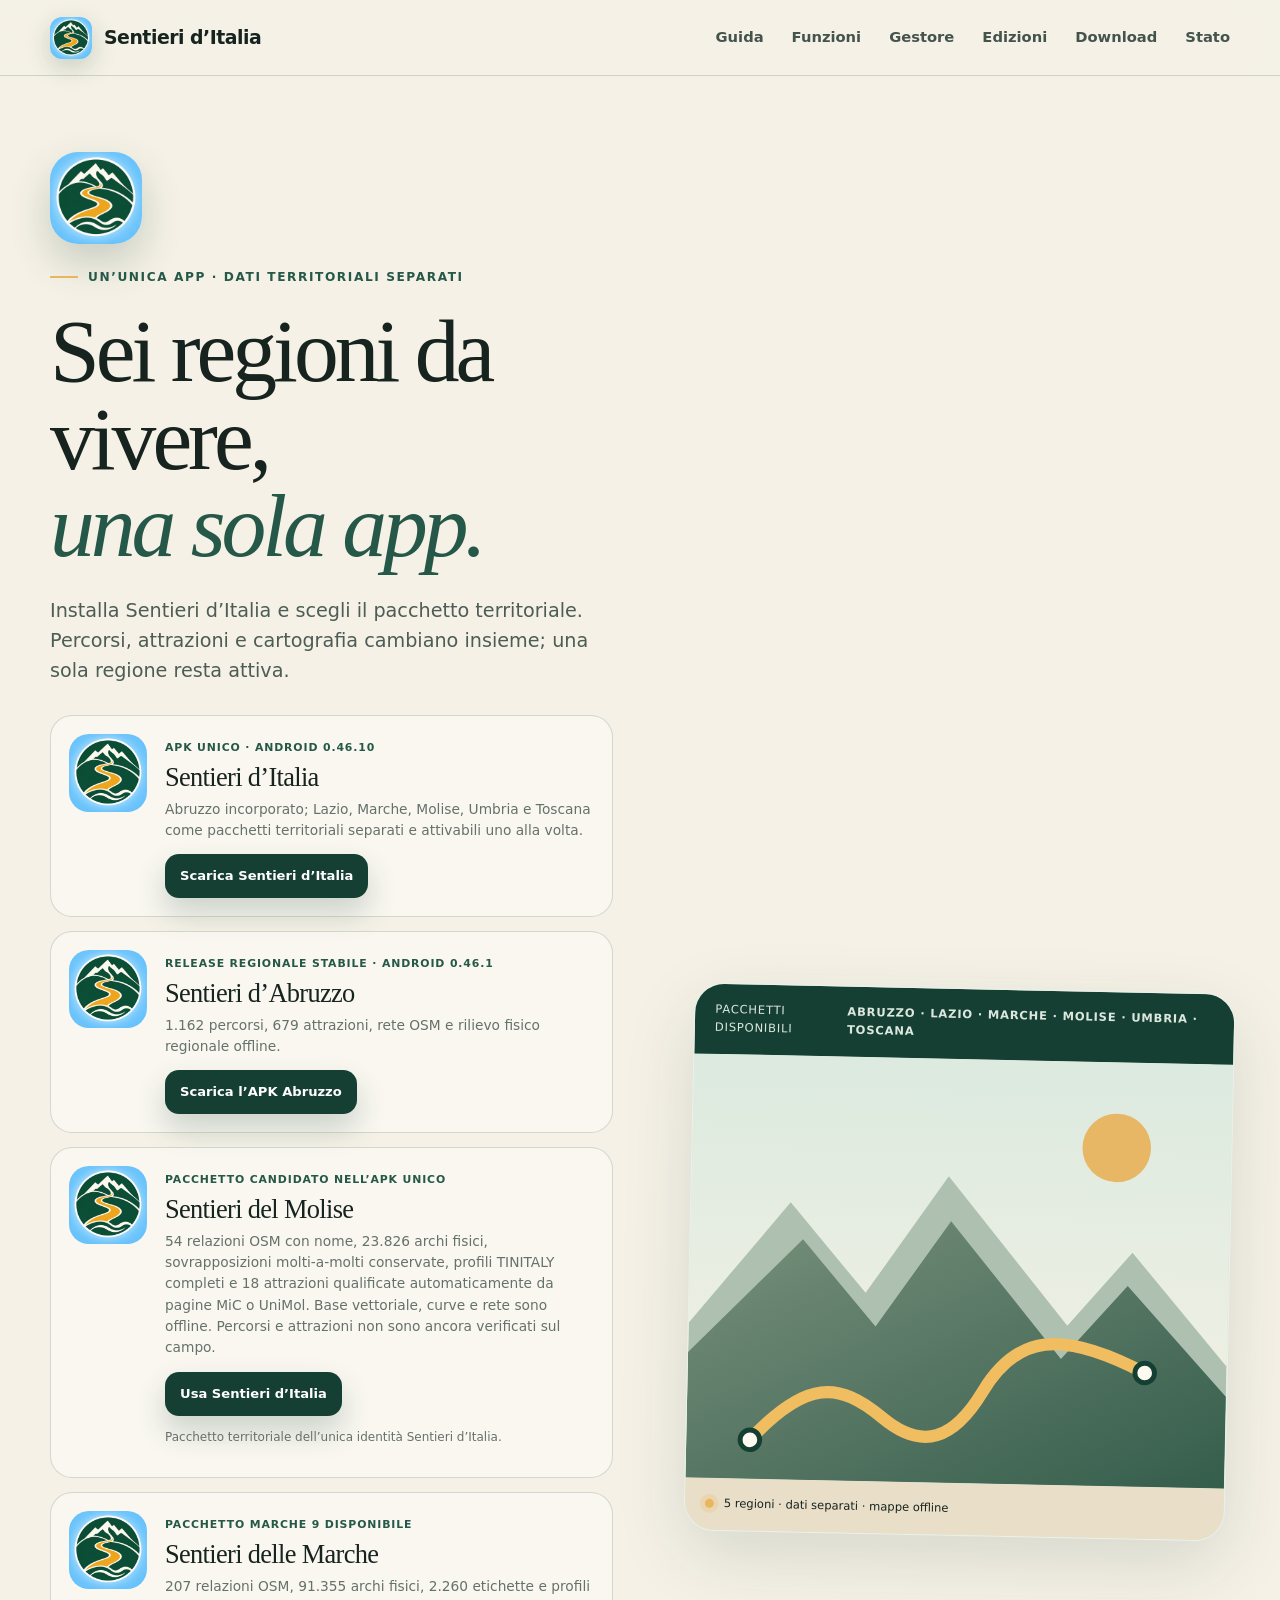
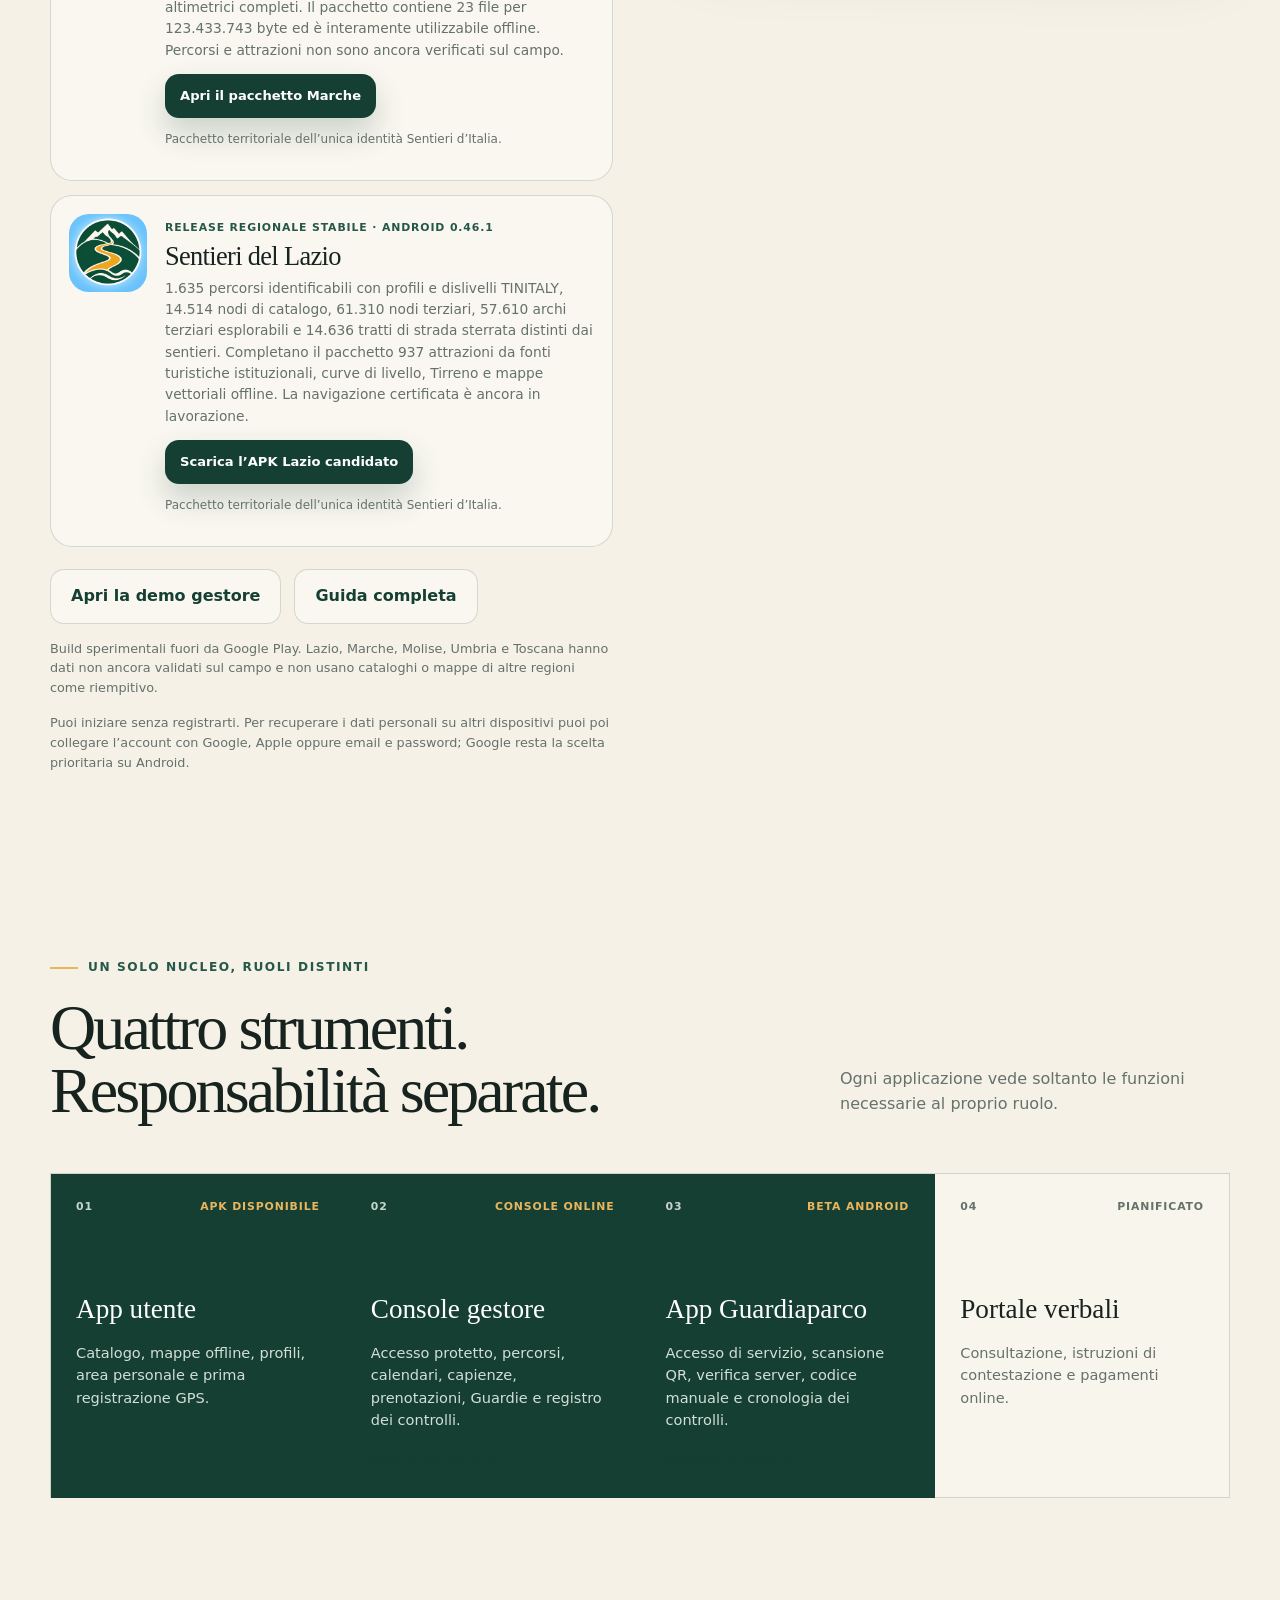
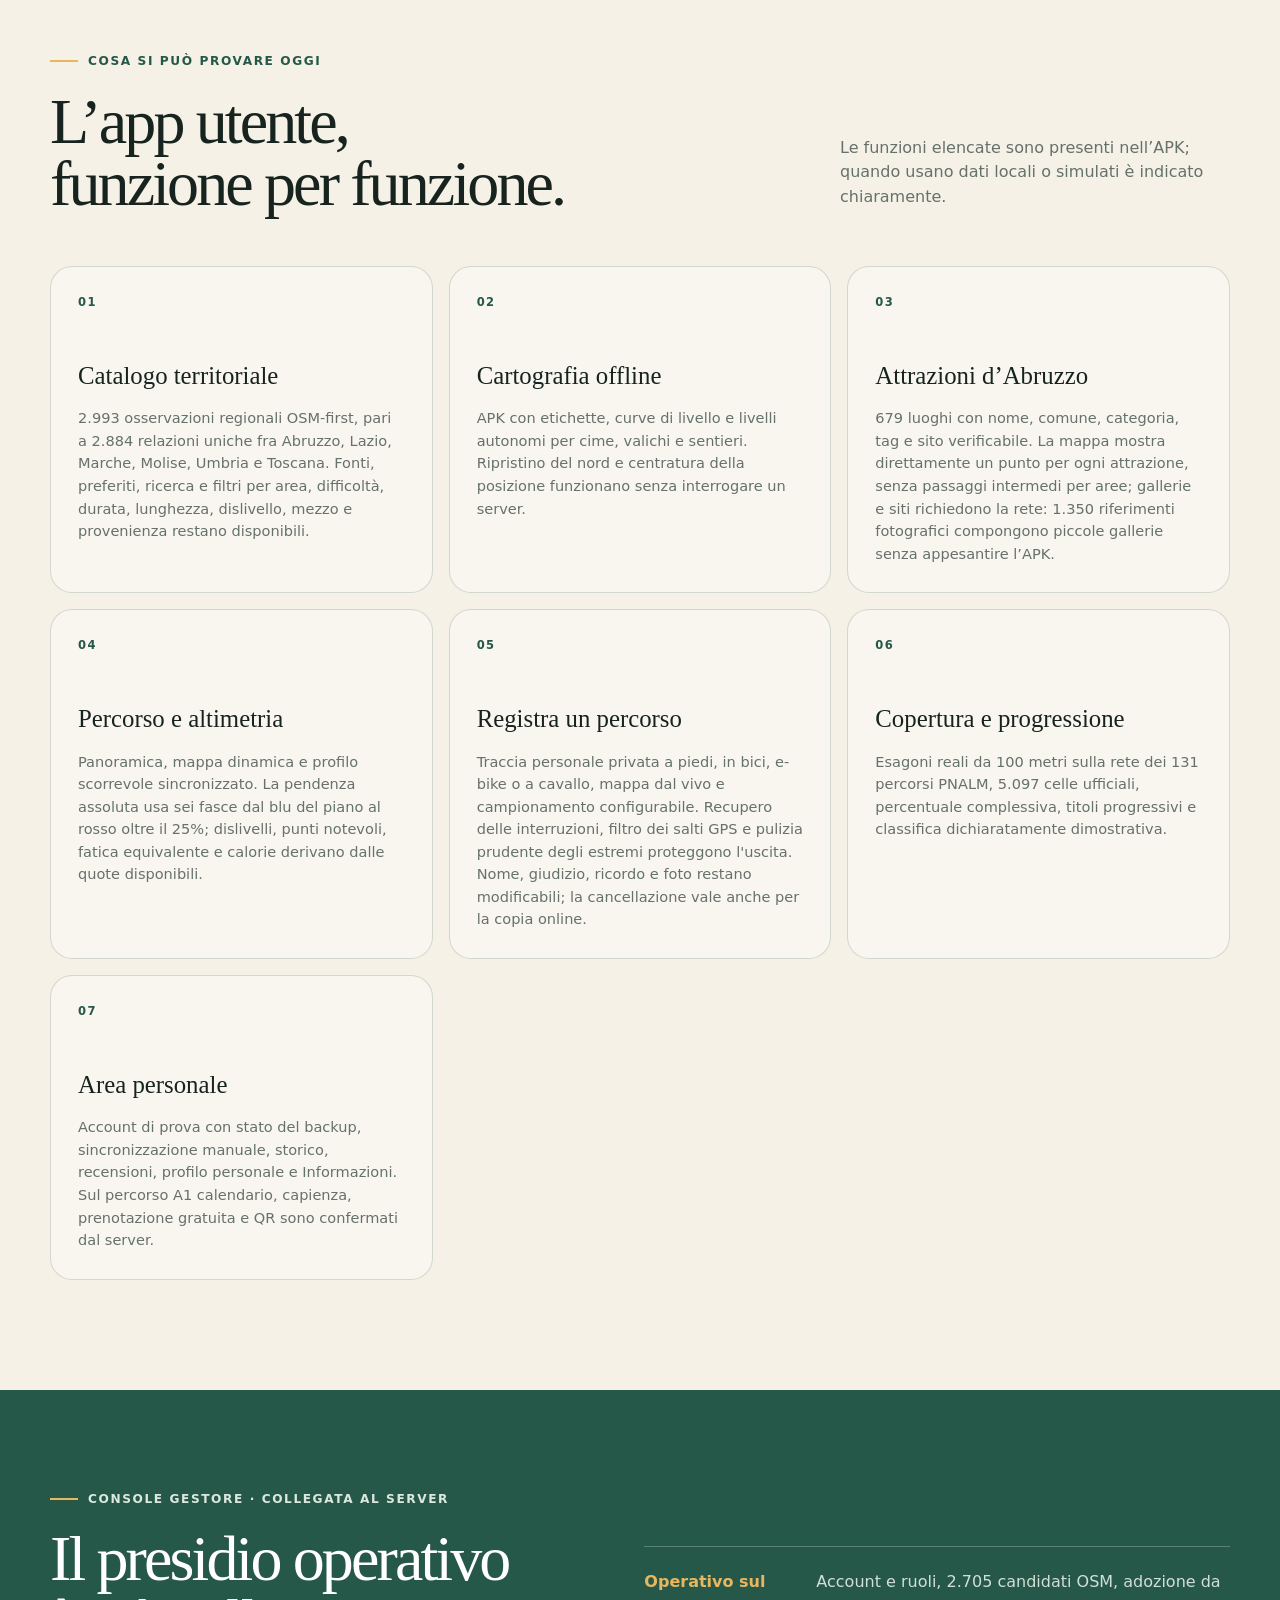
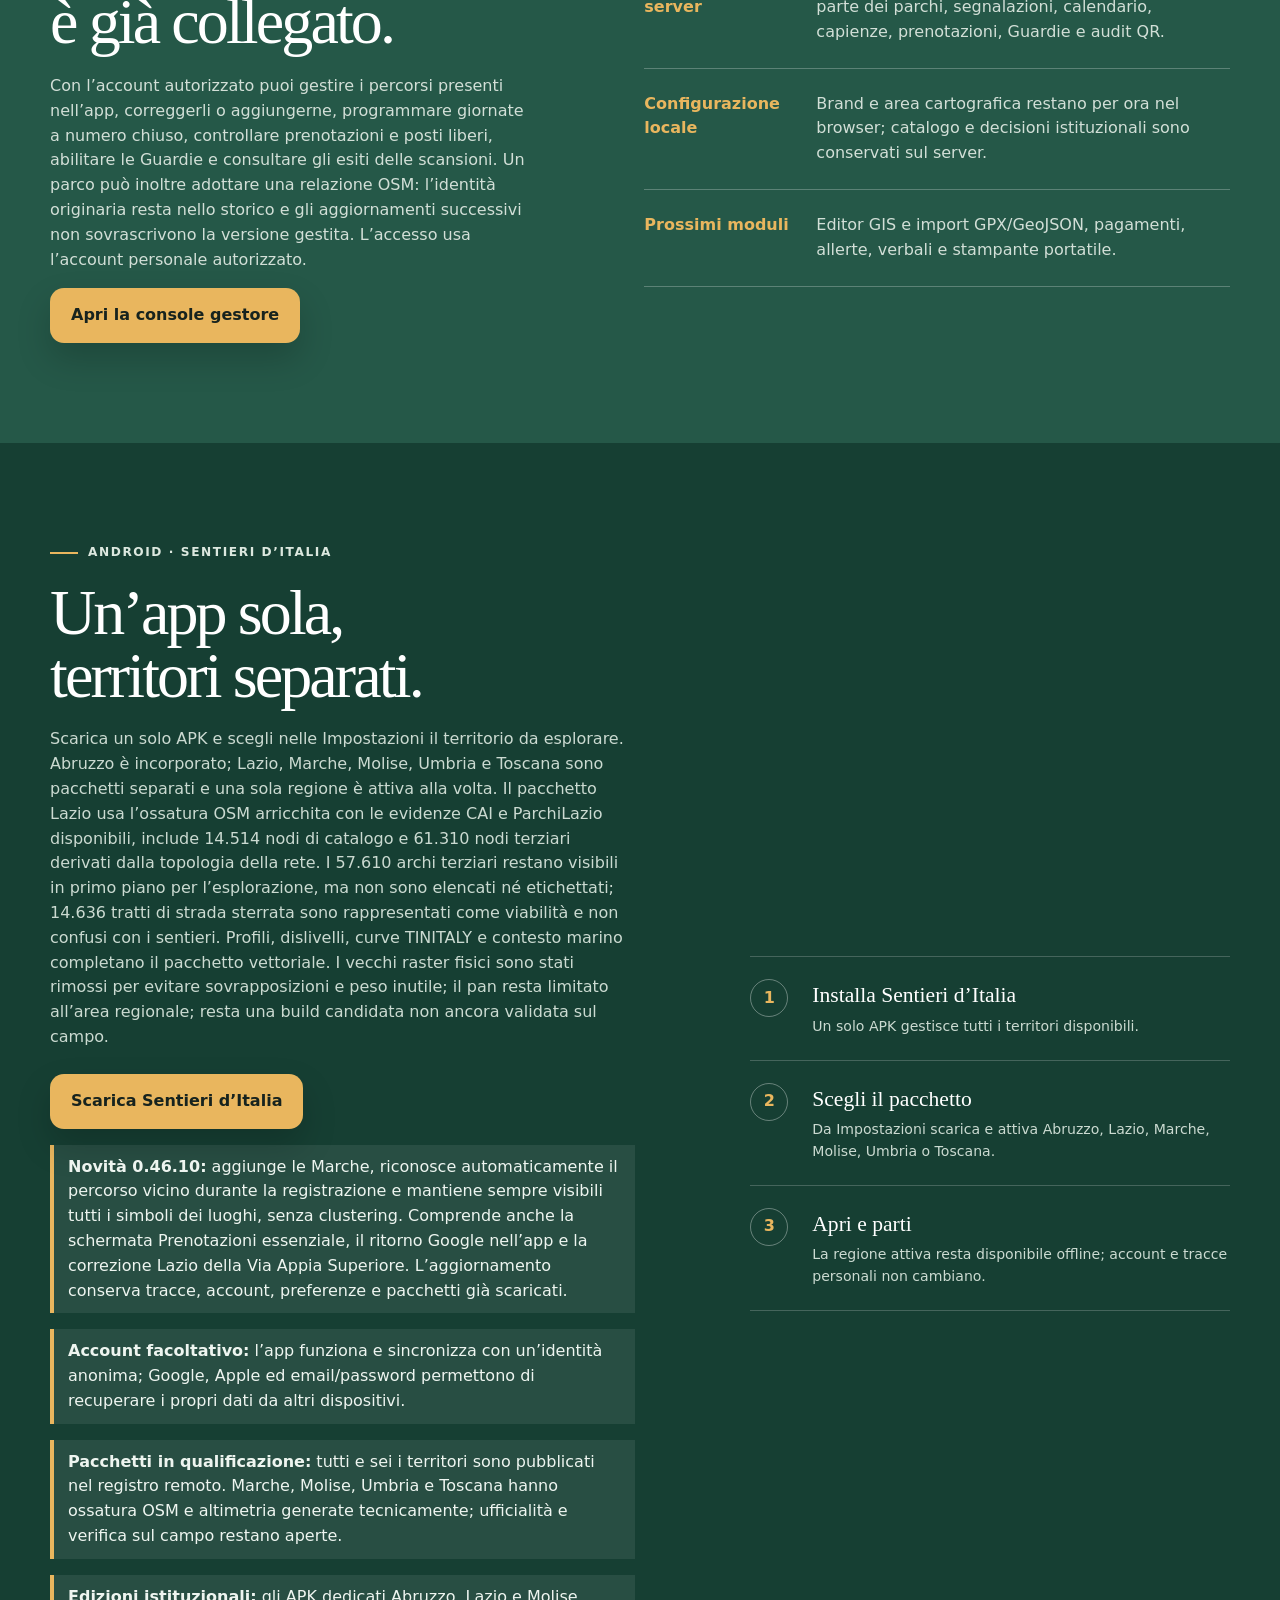
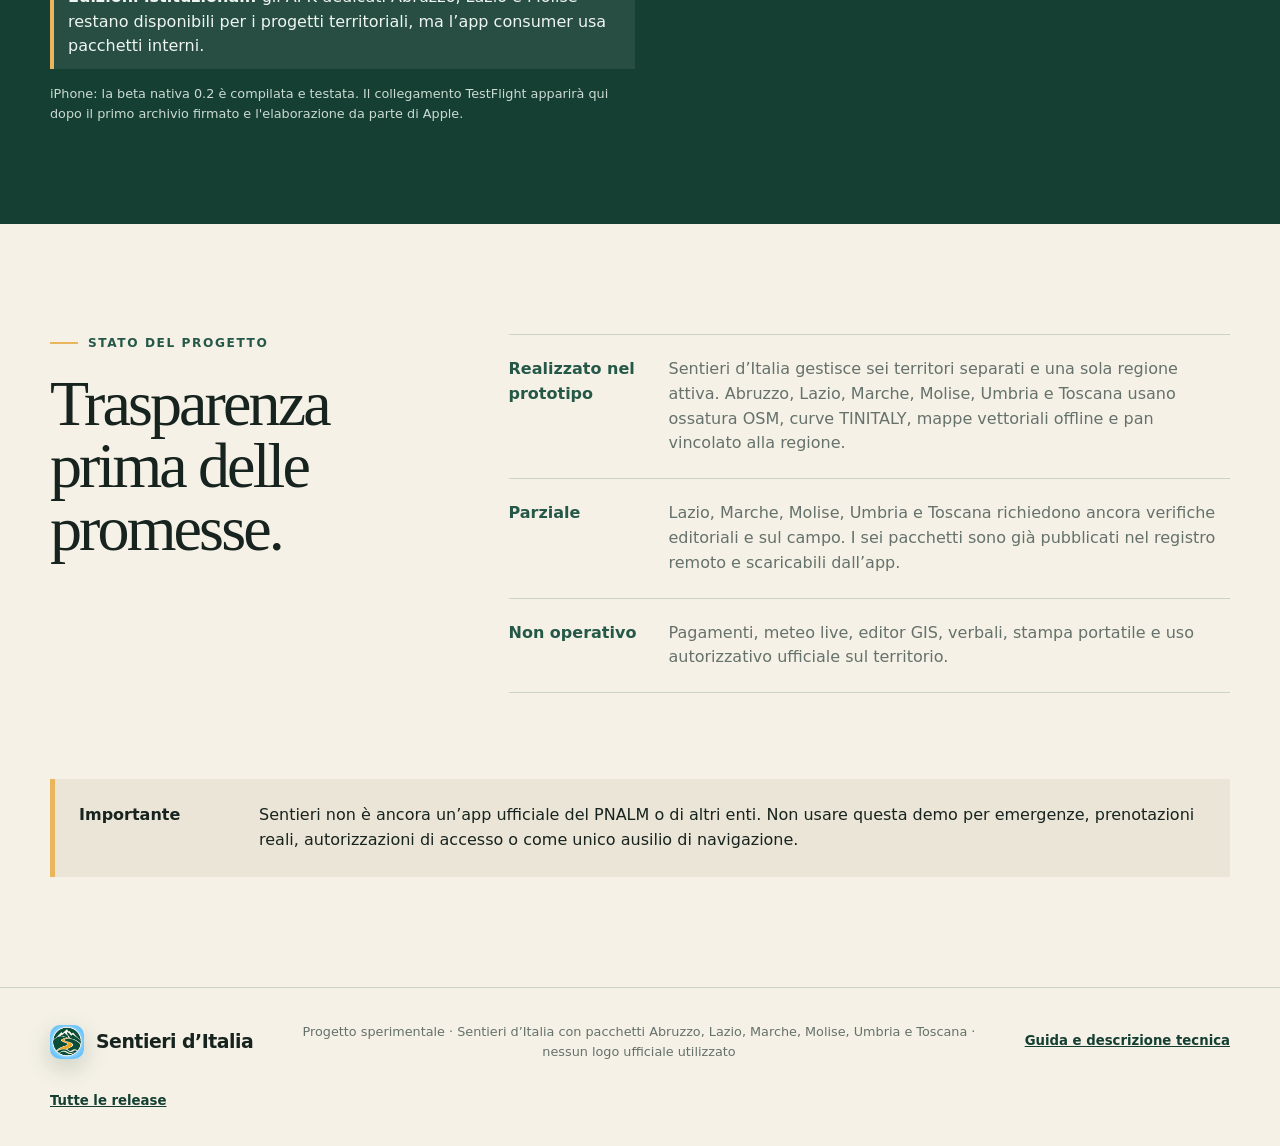
<file: index.html>
<!doctype html>
<html lang="it">
  <head>
    <meta charset="utf-8" />
    <meta name="viewport" content="width=device-width, initial-scale=1" />
    <meta name="theme-color" content="#163f33" />
    <meta
      name="description"
      content="Sentieri d’Italia: un’unica app con pacchetti separati per Abruzzo, Lazio, Marche, Molise, Umbria e Toscana."
    />
    <title>Sentieri d’Italia · sei regioni, un’unica app</title>
    <link rel="icon" href="assets/sentieri-italia-mark.png" type="image/png" />
    <link rel="stylesheet" href="styles.css?v=24" />
  </head>
  <body>
    <header class="topbar">
      <a class="brand" href="#inizio" aria-label="Sentieri, torna all'inizio">
        <span class="brand-marks" aria-hidden="true">
          <img src="assets/sentieri-italia-mark.png" alt="" />
        </span>
        <span class="brand-name">Sentieri d’Italia</span>
      </a>
      <nav aria-label="Navigazione principale">
        <a href="guida/">Guida</a>
        <a href="#funzioni">Funzioni</a>
        <a href="#gestore">Gestore</a>
        <a href="#edizioni">Edizioni</a>
        <a href="#download">Download</a>
        <a href="#stato">Stato</a>
      </nav>
    </header>

    <main id="inizio">
      <section class="hero shell">
        <div class="hero-copy">
          <div class="hero-marks" aria-label="Marchio Sentieri d’Italia">
            <img class="hero-mark" src="assets/sentieri-italia-mark.png" alt="Logo Sentieri d’Italia" />
          </div>
          <p class="eyebrow"><span></span> Un’unica app · dati territoriali separati</p>
          <h1>Sei regioni da vivere,<br /><em>una sola app.</em></h1>
          <p class="lead">
            Installa Sentieri d’Italia e scegli il pacchetto territoriale. Percorsi,
            attrazioni e cartografia cambiano insieme; una sola regione resta attiva.
          </p>
          <div id="edizioni" class="edition-picker">
            <article class="edition-card available">
              <img src="assets/sentieri-italia-mark.png" alt="" />
              <div>
                <span>APK unico · Android 0.46.10</span>
                <h2>Sentieri d’Italia</h2>
                <p>Abruzzo incorporato; Lazio, Marche, Molise, Umbria e Toscana come pacchetti territoriali separati e attivabili uno alla volta.</p>
                <a class="button primary" href="https://github.com/GuidoGentile/sentieri-download/releases/latest/download/Sentieri-d-Italia-0.46.10-arm64.apk">Scarica Sentieri d’Italia</a>
              </div>
            </article>
            <article class="edition-card available">
              <img src="assets/sentieri-italia-mark.png" alt="" />
              <div>
                <span>Release regionale stabile · Android 0.46.1</span>
                <h2>Sentieri d’Abruzzo</h2>
                <p>1.162 percorsi, 679 attrazioni, rete OSM e rilievo fisico regionale offline.</p>
                <a class="button primary" href="https://github.com/GuidoGentile/sentieri-download/releases/download/v0.46.1/02-Sentieri-Abruzzo-0.46.1-arm64.apk">Scarica l’APK Abruzzo</a>
              </div>
            </article>
            <article class="edition-card available">
              <img src="assets/sentieri-italia-mark.png" alt="" />
              <div>
                <span>Pacchetto candidato nell’APK unico</span>
                <h2>Sentieri del Molise</h2>
                <p>54 relazioni OSM con nome, 23.826 archi fisici, sovrapposizioni molti-a-molti conservate, profili TINITALY completi e 18 attrazioni qualificate automaticamente da pagine MiC o UniMol. Base vettoriale, curve e rete sono offline. Percorsi e attrazioni non sono ancora verificati sul campo.</p>
                <a class="button primary" href="#download">Usa Sentieri d’Italia</a>
                <p class="icon-variants">Pacchetto territoriale dell’unica identità Sentieri d’Italia.</p>
              </div>
            </article>
            <article class="edition-card available">
              <img src="assets/sentieri-italia-mark.png" alt="" />
              <div>
                <span>Pacchetto Marche 9 disponibile</span>
                <h2>Sentieri delle Marche</h2>
                <p>207 relazioni OSM, 91.355 archi fisici, 2.260 etichette e profili altimetrici completi. Il pacchetto contiene 23 file per 123.433.743 byte ed è interamente utilizzabile offline. Percorsi e attrazioni non sono ancora verificati sul campo.</p>
                <a class="button primary" href="https://github.com/GuidoGentile/sentieri-download/releases/tag/maps-marche-9">Apri il pacchetto Marche</a>
                <p class="icon-variants">Pacchetto territoriale dell’unica identità Sentieri d’Italia.</p>
              </div>
            </article>
            <article class="edition-card available">
              <img src="assets/sentieri-italia-mark.png" alt="" />
              <div>
                <span>Release regionale stabile · Android 0.46.1</span>
                <h2>Sentieri del Lazio</h2>
                <p>1.635 percorsi identificabili con profili e dislivelli TINITALY, 14.514 nodi di catalogo, 61.310 nodi terziari, 57.610 archi terziari esplorabili e 14.636 tratti di strada sterrata distinti dai sentieri. Completano il pacchetto 937 attrazioni da fonti turistiche istituzionali, curve di livello, Tirreno e mappe vettoriali offline. La navigazione certificata è ancora in lavorazione.</p>
                <a class="button primary" href="https://github.com/GuidoGentile/sentieri-download/releases/download/v0.46.1/Sentieri-Lazio-0.46.1-arm64.apk">Scarica l’APK Lazio candidato</a>
                <p class="icon-variants">Pacchetto territoriale dell’unica identità Sentieri d’Italia.</p>
              </div>
            </article>
          </div>
          <div class="actions">
            <a class="button secondary" href="gestore/">Apri la demo gestore</a>
            <a class="button secondary" href="guida/">Guida completa</a>
          </div>
          <p class="microcopy">
            Build sperimentali fuori da Google Play. Lazio, Marche, Molise, Umbria e Toscana hanno dati non ancora validati sul campo
            e non usano cataloghi o mappe di altre regioni come riempitivo.
          </p>
          <p class="microcopy">
            Puoi iniziare senza registrarti. Per recuperare i dati personali su altri dispositivi puoi poi
            collegare l’account con Google, Apple oppure email e password; Google resta la scelta prioritaria
            su Android.
          </p>
        </div>

        <div class="terrain-card" aria-label="Illustrazione di un percorso tra montagne">
          <div class="terrain-meta"><span>PACCHETTI DISPONIBILI</span><strong>ABRUZZO · LAZIO · MARCHE · MOLISE · UMBRIA · TOSCANA</strong></div>
          <svg viewBox="0 0 660 520" role="img" aria-label="Percorso stilizzato attraverso un paesaggio montano">
            <defs>
              <linearGradient id="sky" x1="0" y1="0" x2="0" y2="1">
                <stop offset="0" stop-color="#dceadf" />
                <stop offset="1" stop-color="#f5f1e5" />
              </linearGradient>
              <linearGradient id="mountain" x1="0" y1="0" x2="1" y2="1">
                <stop offset="0" stop-color="#79917c" />
                <stop offset="1" stop-color="#355d4c" />
              </linearGradient>
            </defs>
            <rect width="660" height="520" rx="30" fill="url(#sky)" />
            <circle cx="520" cy="105" r="42" fill="#e8b258" opacity=".9" />
            <path d="M0 330 122 180l94 109 99-145 149 180 78-91 118 137v150H0Z" fill="#aec0af" />
            <path d="M0 366 138 225l91 105 90-131 138 166 80-91 123 133v113H0Z" fill="url(#mountain)" />
            <path d="M78 472c68-76 108-73 161-31 51 41 89 25 123-34 40-70 94-79 198-27" fill="none" stroke="#f0bd60" stroke-width="15" stroke-linecap="round" />
            <circle cx="78" cy="472" r="12" fill="#fffaf0" stroke="#163f33" stroke-width="6" />
            <circle cx="560" cy="380" r="12" fill="#fffaf0" stroke="#163f33" stroke-width="6" />
          </svg>
          <div class="terrain-status"><span class="pulse"></span> 5 regioni · dati separati · mappe offline</div>
        </div>
      </section>

      <section id="ecosistema" class="section shell compact-section">
        <p class="eyebrow"><span></span> Un solo nucleo, ruoli distinti</p>
        <div class="section-heading">
          <h2>Quattro strumenti.<br />Responsabilità separate.</h2>
          <p>Ogni applicazione vede soltanto le funzioni necessarie al proprio ruolo.</p>
        </div>
        <div class="products">
          <article class="product available">
            <div class="product-top"><span>01</span><b>APK disponibile</b></div>
            <h3>App utente</h3>
            <p>Catalogo, mappe offline, profili, area personale e prima registrazione GPS.</p>
          </article>
          <article class="product available">
            <div class="product-top"><span>02</span><b>Console online</b></div>
            <h3>Console gestore</h3>
            <p>Accesso protetto, percorsi, calendari, capienze, prenotazioni, Guardie e registro dei controlli.</p>
            <a class="text-link" href="gestore/">Apri la console →</a>
          </article>
          <article class="product available">
            <div class="product-top"><span>03</span><b>Beta Android</b></div>
            <h3>App Guardiaparco</h3>
            <p>Accesso di servizio, scansione QR, verifica server, codice manuale e cronologia dei controlli.</p>
            <a class="text-link" href="https://github.com/GuidoGentile/sentieri-download/releases/latest/download/Sentieri-Guardiaparco-beta.apk">Scarica la beta →</a>
          </article>
          <article class="product">
            <div class="product-top"><span>04</span><b>Pianificato</b></div>
            <h3>Portale verbali</h3>
            <p>Consultazione, istruzioni di contestazione e pagamenti online.</p>
          </article>
        </div>
      </section>

      <section id="funzioni" class="section shell feature-section">
        <p class="eyebrow"><span></span> Cosa si può provare oggi</p>
        <div class="section-heading">
          <h2>L’app utente,<br />funzione per funzione.</h2>
          <p>Le funzioni elencate sono presenti nell’APK; quando usano dati locali o simulati è indicato chiaramente.</p>
        </div>
        <div class="feature-grid">
          <article class="feature-card">
            <span>01</span><h3>Catalogo territoriale</h3>
            <p>2.993 osservazioni regionali OSM-first, pari a 2.884 relazioni uniche fra Abruzzo, Lazio, Marche, Molise, Umbria e Toscana. Fonti, preferiti, ricerca e filtri per area, difficoltà, durata, lunghezza, dislivello, mezzo e provenienza restano disponibili.</p>
          </article>
          <article class="feature-card">
            <span>02</span><h3>Cartografia offline</h3>
            <p>APK con etichette, curve di livello e livelli autonomi per cime, valichi e sentieri. Ripristino del nord e centratura della posizione funzionano senza interrogare un server.</p>
          </article>
          <article class="feature-card">
            <span>03</span><h3>Attrazioni d’Abruzzo</h3>
            <p>679 luoghi con nome, comune, categoria, tag e sito verificabile. La mappa mostra direttamente un punto per ogni attrazione, senza passaggi intermedi per aree; gallerie e siti richiedono la rete: 1.350 riferimenti fotografici compongono piccole gallerie senza appesantire l’APK.</p>
          </article>
          <article class="feature-card">
            <span>04</span><h3>Percorso e altimetria</h3>
            <p>Panoramica, mappa dinamica e profilo scorrevole sincronizzato. La pendenza assoluta usa sei fasce dal blu del piano al rosso oltre il 25%; dislivelli, punti notevoli, fatica equivalente e calorie derivano dalle quote disponibili.</p>
          </article>
          <article class="feature-card">
            <span>05</span><h3>Registra un percorso</h3>
            <p>Traccia personale privata a piedi, in bici, e-bike o a cavallo, mappa dal vivo e campionamento configurabile. Recupero delle interruzioni, filtro dei salti GPS e pulizia prudente degli estremi proteggono l'uscita. Nome, giudizio, ricordo e foto restano modificabili; la cancellazione vale anche per la copia online.</p>
          </article>
          <article class="feature-card">
            <span>06</span><h3>Copertura e progressione</h3>
            <p>Esagoni reali da 100 metri sulla rete dei 131 percorsi PNALM, 5.097 celle ufficiali, percentuale complessiva, titoli progressivi e classifica dichiaratamente dimostrativa.</p>
          </article>
          <article class="feature-card">
            <span>07</span><h3>Area personale</h3>
            <p>Account di prova con stato del backup, sincronizzazione manuale, storico, recensioni, profilo personale e Informazioni. Sul percorso A1 calendario, capienza, prenotazione gratuita e QR sono confermati dal server.</p>
          </article>
        </div>
      </section>

      <section id="gestore" class="manager-band">
        <div class="shell manager-grid">
          <div>
            <p class="eyebrow light"><span></span> Console gestore · collegata al server</p>
            <h2>Il presidio operativo<br />è già collegato.</h2>
            <p>
              Con l’account autorizzato puoi gestire i percorsi presenti nell’app, correggerli o aggiungerne,
              programmare giornate a numero chiuso, controllare prenotazioni e posti liberi, abilitare le
              Guardie e consultare gli esiti delle scansioni. Un parco può inoltre adottare una relazione OSM:
              l’identità originaria resta nello storico e gli aggiornamenti successivi non sovrascrivono la versione gestita.
              L’accesso usa l’account personale autorizzato.
            </p>
            <a class="button warm" href="gestore/">Apri la console gestore</a>
          </div>
          <div class="manager-status">
            <article><strong>Operativo sul server</strong><p>Account e ruoli, 2.705 candidati OSM, adozione da parte dei parchi, segnalazioni, calendario, capienze, prenotazioni, Guardie e audit QR.</p></article>
            <article><strong>Configurazione locale</strong><p>Brand e area cartografica restano per ora nel browser; catalogo e decisioni istituzionali sono conservati sul server.</p></article>
            <article><strong>Prossimi moduli</strong><p>Editor GIS e import GPX/GeoJSON, pagamenti, allerte, verbali e stampante portatile.</p></article>
          </div>
        </div>
      </section>

      <section id="download" class="download-band">
        <div class="shell download-grid">
          <div>
            <p class="eyebrow light"><span></span> Android · Sentieri d’Italia</p>
            <h2>Un’app sola,<br />territori separati.</h2>
            <p>
              Scarica un solo APK e scegli nelle Impostazioni il territorio da esplorare. Abruzzo è incorporato;
              Lazio, Marche, Molise, Umbria e Toscana sono pacchetti separati e una sola regione è attiva alla volta. Il pacchetto Lazio
              usa l’ossatura OSM arricchita con le evidenze CAI e ParchiLazio disponibili, include
              14.514 nodi di catalogo e 61.310 nodi terziari derivati dalla topologia della rete. I 57.610 archi terziari restano visibili in primo piano per l’esplorazione, ma non sono elencati né etichettati; 14.636 tratti di strada sterrata sono rappresentati come viabilità e non confusi con i sentieri. Profili, dislivelli, curve TINITALY e contesto marino completano il pacchetto vettoriale. I vecchi raster fisici sono stati rimossi per evitare sovrapposizioni e peso inutile; il pan resta limitato all’area regionale; resta una
              build candidata non ancora validata sul campo.
            </p>
            <div class="actions migration-actions">
              <a
                class="button warm"
                href="https://github.com/GuidoGentile/sentieri-download/releases/latest/download/Sentieri-d-Italia-0.46.10-arm64.apk"
              >Scarica Sentieri d’Italia</a>
            </div>
            <p class="migration-note"><strong>Novità 0.46.10:</strong> aggiunge le Marche, riconosce automaticamente il percorso vicino durante la registrazione e mantiene sempre visibili tutti i simboli dei luoghi, senza clustering. Comprende anche la schermata Prenotazioni essenziale, il ritorno Google nell’app e la correzione Lazio della Via Appia Superiore. L’aggiornamento conserva tracce, account, preferenze e pacchetti già scaricati.</p>
            <p class="migration-note"><strong>Account facoltativo:</strong> l’app funziona e sincronizza con un’identità anonima; Google, Apple ed email/password permettono di recuperare i propri dati da altri dispositivi.</p>
            <p class="migration-note"><strong>Pacchetti in qualificazione:</strong> tutti e sei i territori sono pubblicati nel registro remoto. Marche, Molise, Umbria e Toscana hanno ossatura OSM e altimetria generate tecnicamente; ufficialità e verifica sul campo restano aperte.</p>
            <p class="migration-note"><strong>Edizioni istituzionali:</strong> gli APK dedicati Abruzzo, Lazio e Molise restano disponibili per i progetti territoriali, ma l’app consumer usa pacchetti interni.</p>
            <p class="microcopy">
              iPhone: la beta nativa 0.2 è compilata e testata. Il collegamento TestFlight apparirà
              qui dopo il primo archivio firmato e l'elaborazione da parte di Apple.
            </p>
          </div>
          <ol class="steps">
            <li><span>1</span><div><strong>Installa Sentieri d’Italia</strong><p>Un solo APK gestisce tutti i territori disponibili.</p></div></li>
            <li><span>2</span><div><strong>Scegli il pacchetto</strong><p>Da Impostazioni scarica e attiva Abruzzo, Lazio, Marche, Molise, Umbria o Toscana.</p></div></li>
            <li><span>3</span><div><strong>Apri e parti</strong><p>La regione attiva resta disponibile offline; account e tracce personali non cambiano.</p></div></li>
          </ol>
        </div>
      </section>

      <section id="stato" class="section shell status-section">
        <div>
          <p class="eyebrow"><span></span> Stato del progetto</p>
          <h2>Trasparenza prima delle promesse.</h2>
        </div>
        <div class="status-grid">
          <article><strong>Realizzato nel prototipo</strong><p>Sentieri d’Italia gestisce sei territori separati e una sola regione attiva. Abruzzo, Lazio, Marche, Molise, Umbria e Toscana usano ossatura OSM, curve TINITALY, mappe vettoriali offline e pan vincolato alla regione.</p></article>
          <article><strong>Parziale</strong><p>Lazio, Marche, Molise, Umbria e Toscana richiedono ancora verifiche editoriali e sul campo. I sei pacchetti sono già pubblicati nel registro remoto e scaricabili dall’app.</p></article>
          <article><strong>Non operativo</strong><p>Pagamenti, meteo live, editor GIS, verbali, stampa portatile e uso autorizzativo ufficiale sul territorio.</p></article>
        </div>
        <div class="notice">
          <strong>Importante</strong>
          <p>
            Sentieri non è ancora un’app ufficiale del PNALM o di altri enti. Non usare questa demo per
            emergenze, prenotazioni reali, autorizzazioni di accesso o come unico ausilio di navigazione.
          </p>
        </div>
      </section>
    </main>

    <footer>
      <div class="shell footer-inner">
        <div class="brand footer-brand">
          <span class="brand-marks" aria-hidden="true"><img src="assets/sentieri-italia-mark.png" alt="" /></span>
          <span class="brand-name">Sentieri d’Italia</span>
        </div>
        <p>Progetto sperimentale · Sentieri d’Italia con pacchetti Abruzzo, Lazio, Marche, Molise, Umbria e Toscana · nessun logo ufficiale utilizzato</p>
        <a href="guida/">Guida e descrizione tecnica</a>
        <a href="https://github.com/GuidoGentile/sentieri-download/releases">Tutte le release</a>
      </div>
    </footer>
  </body>
</html>
</file>
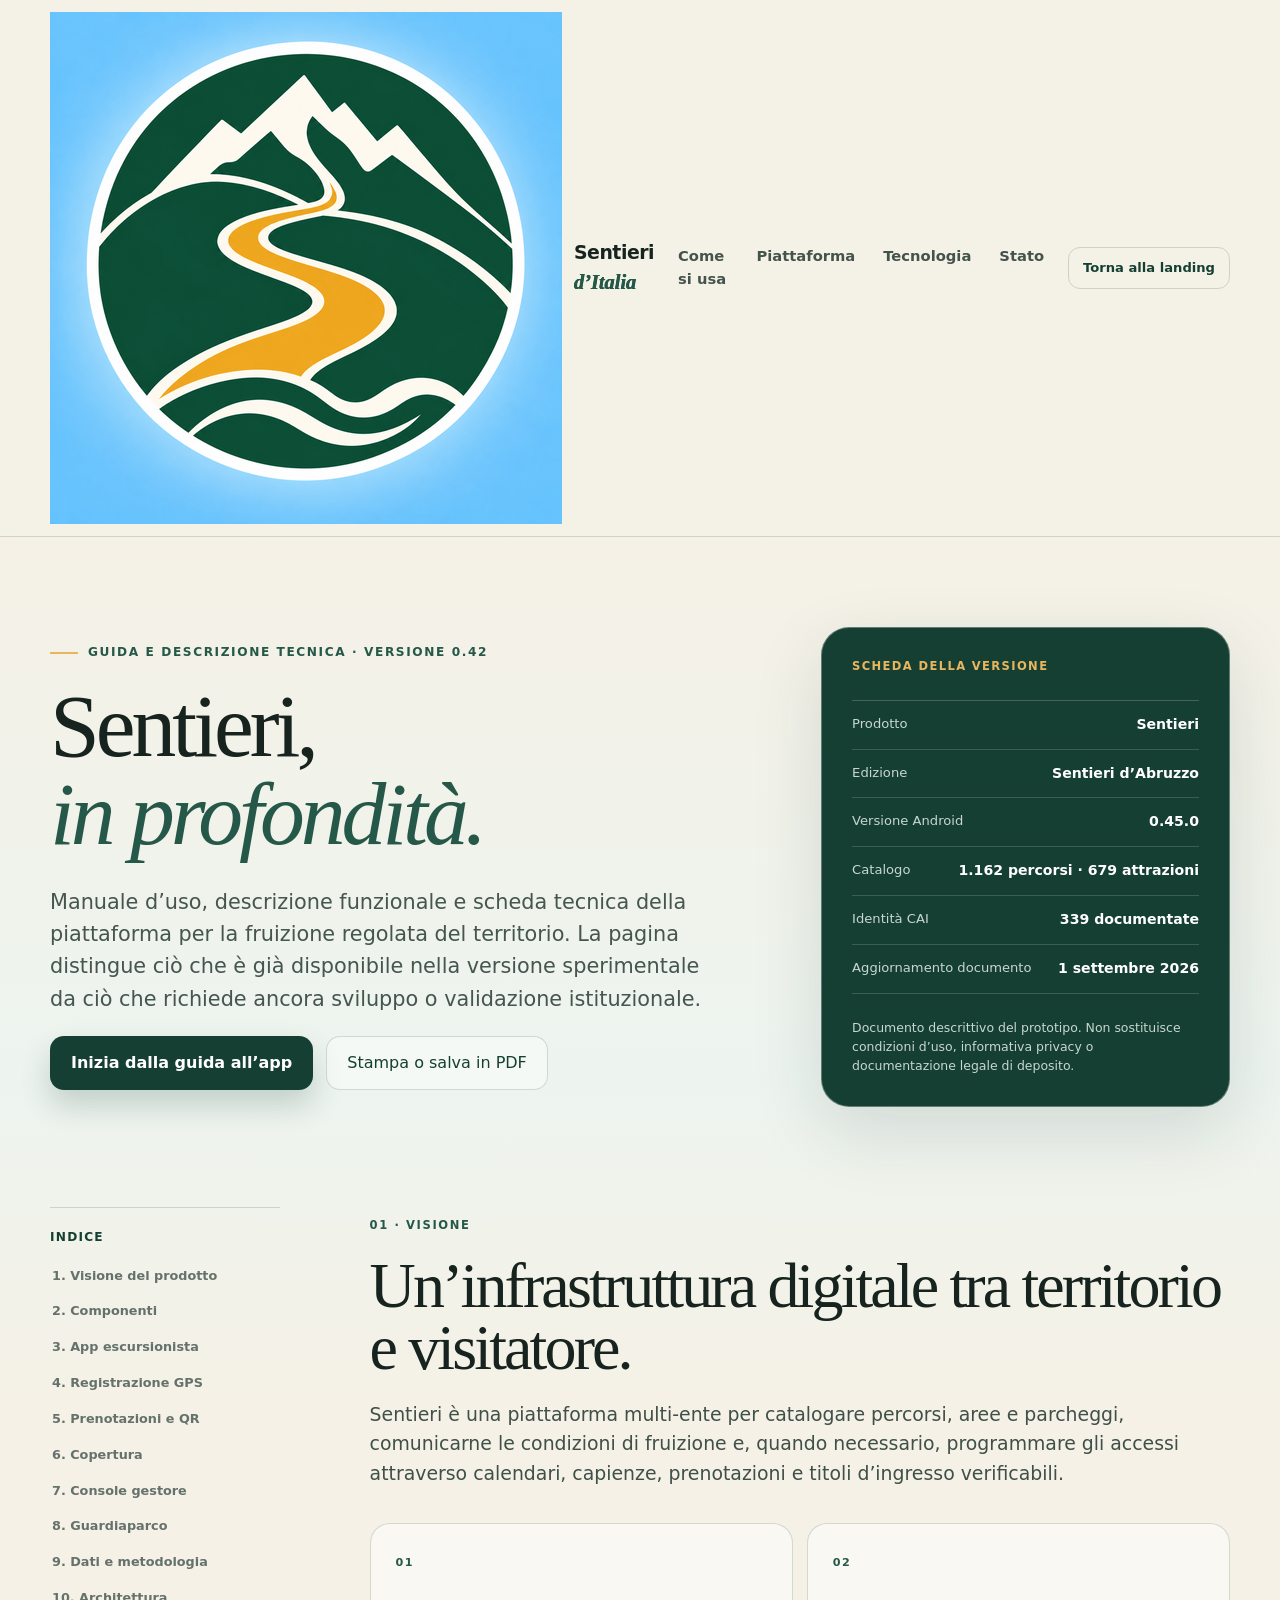
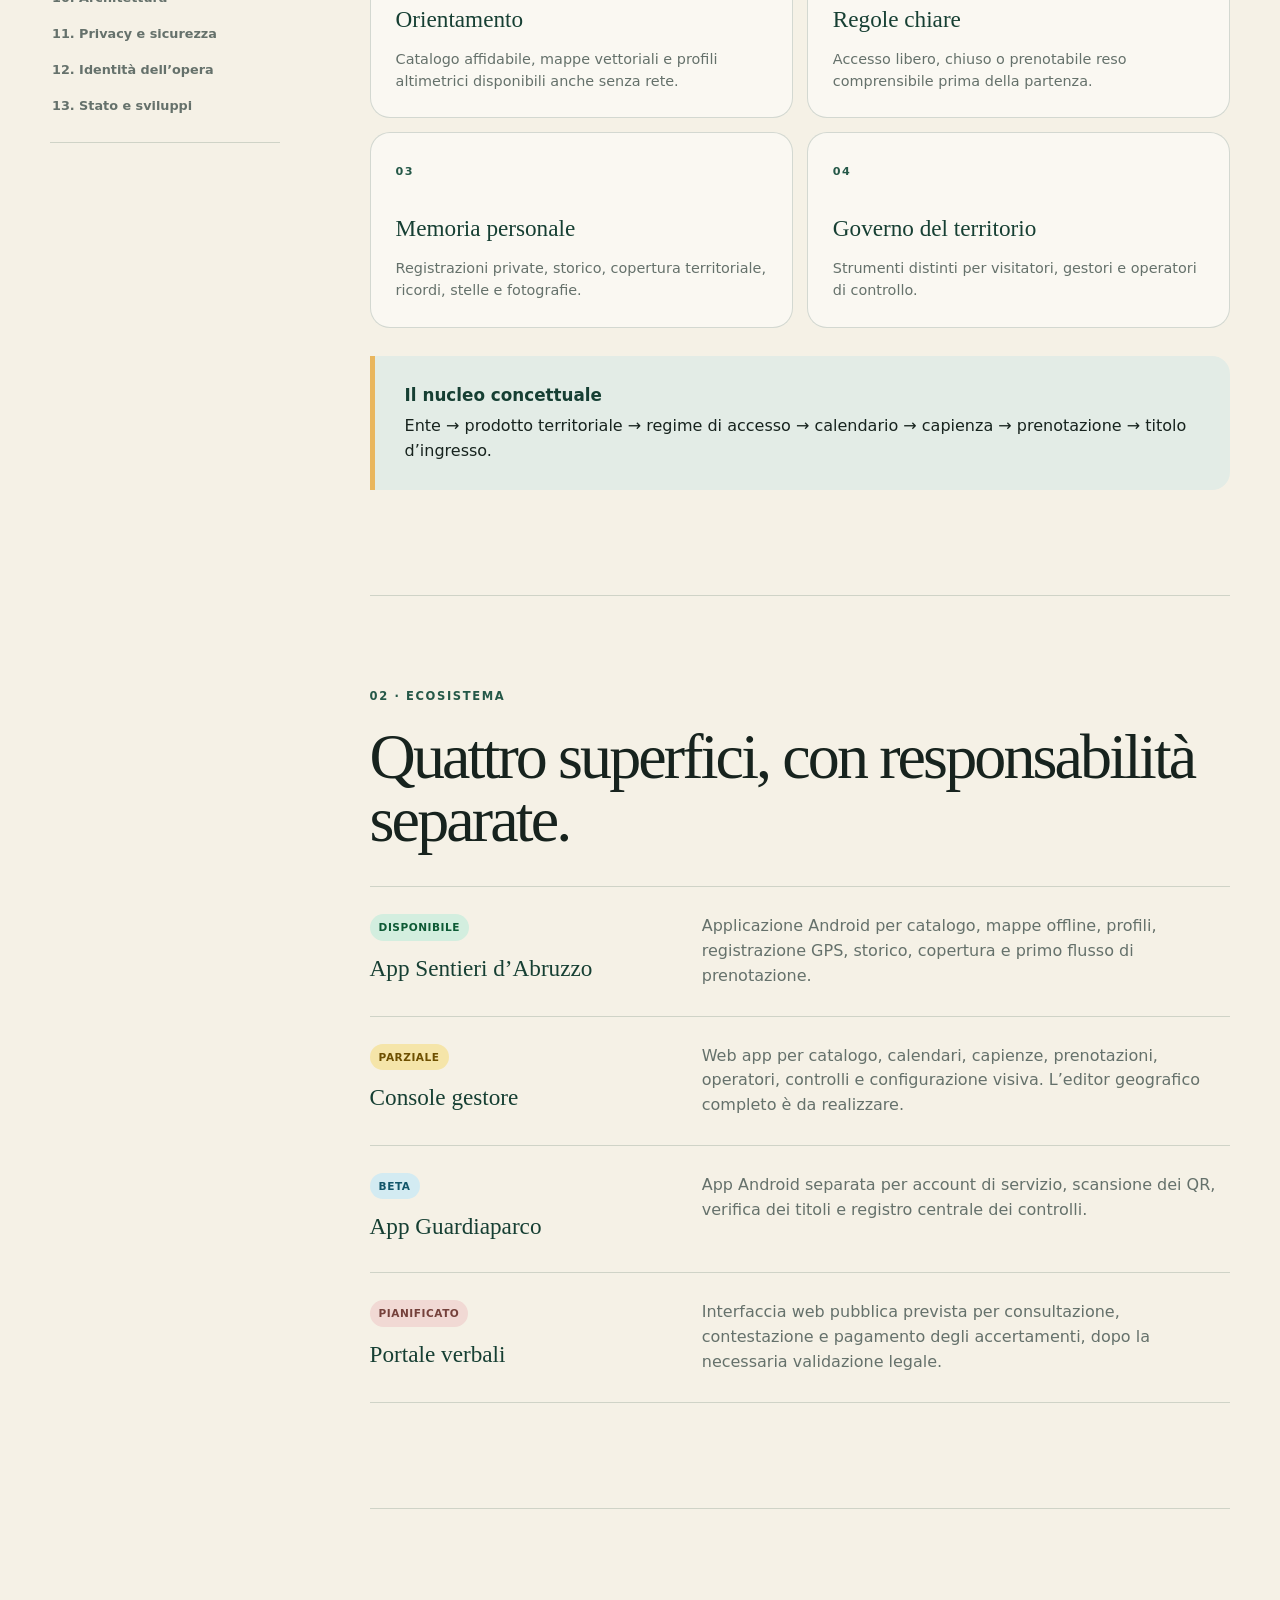
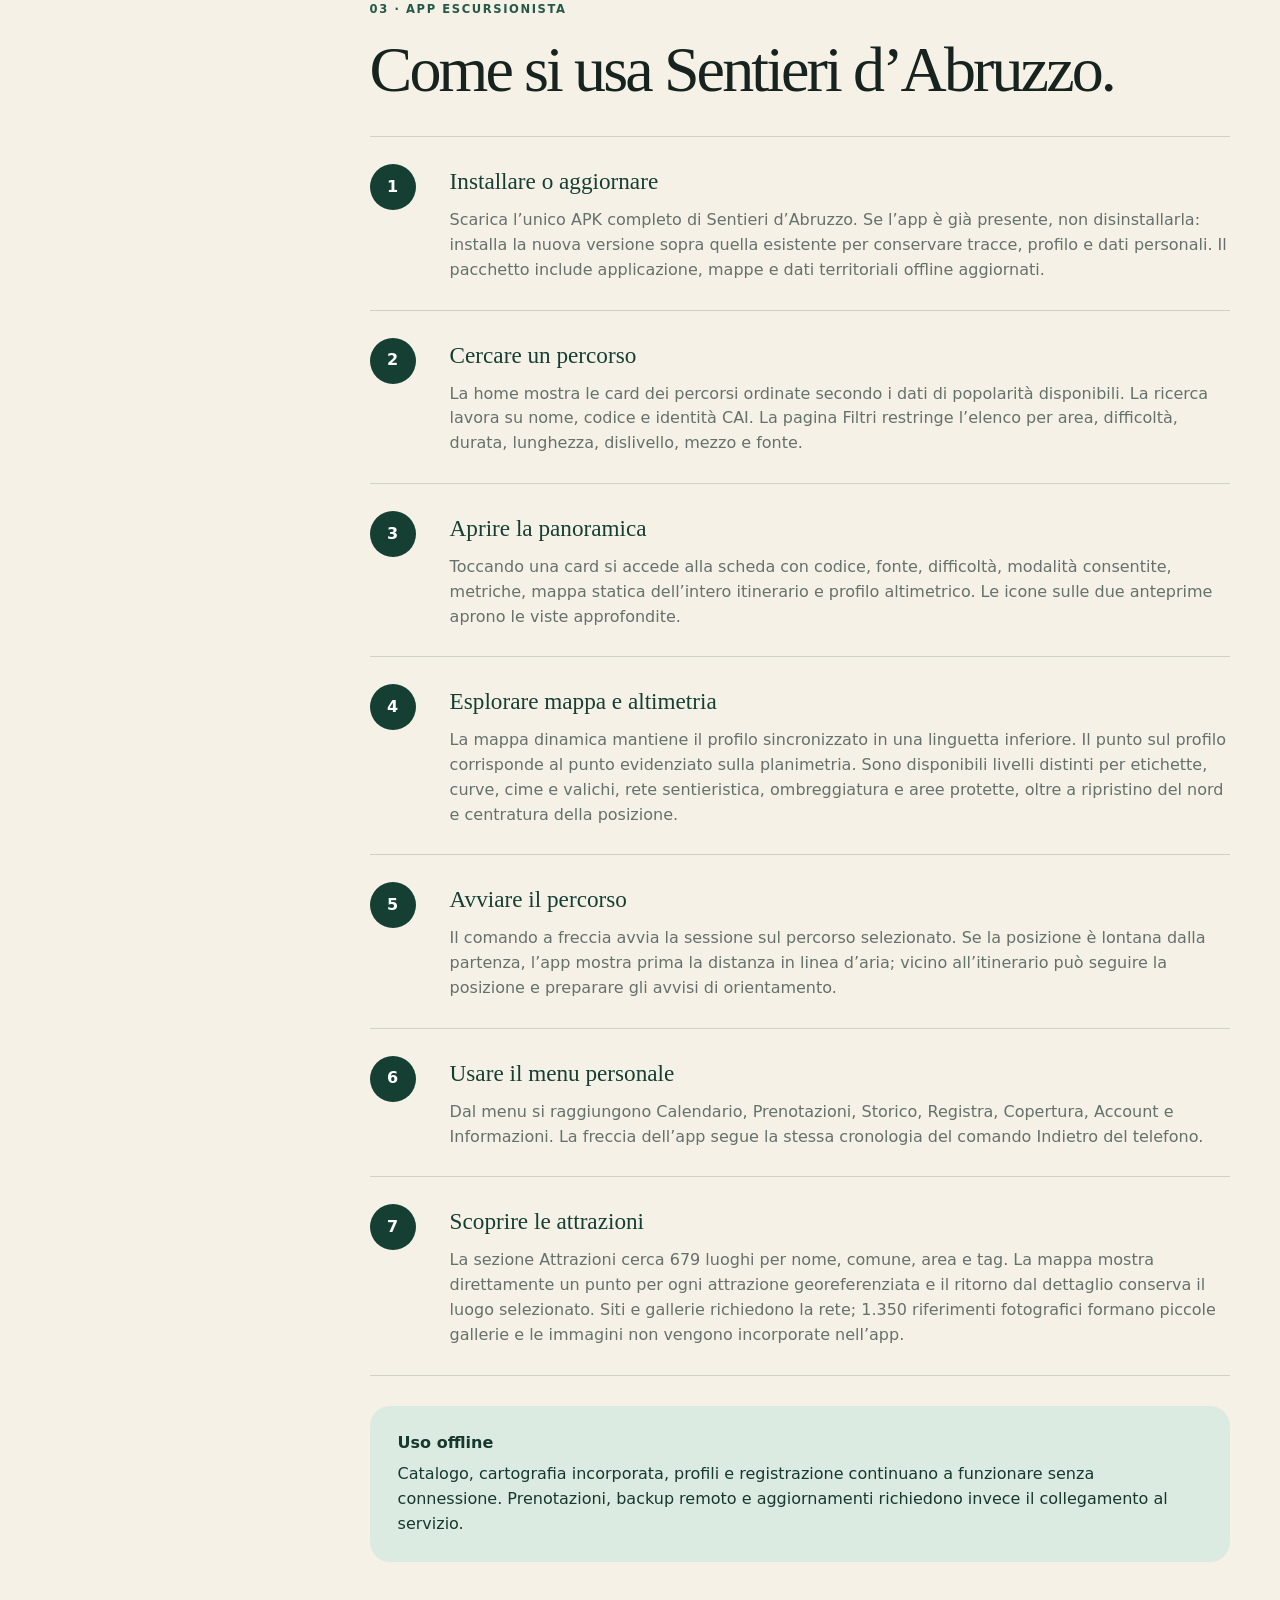
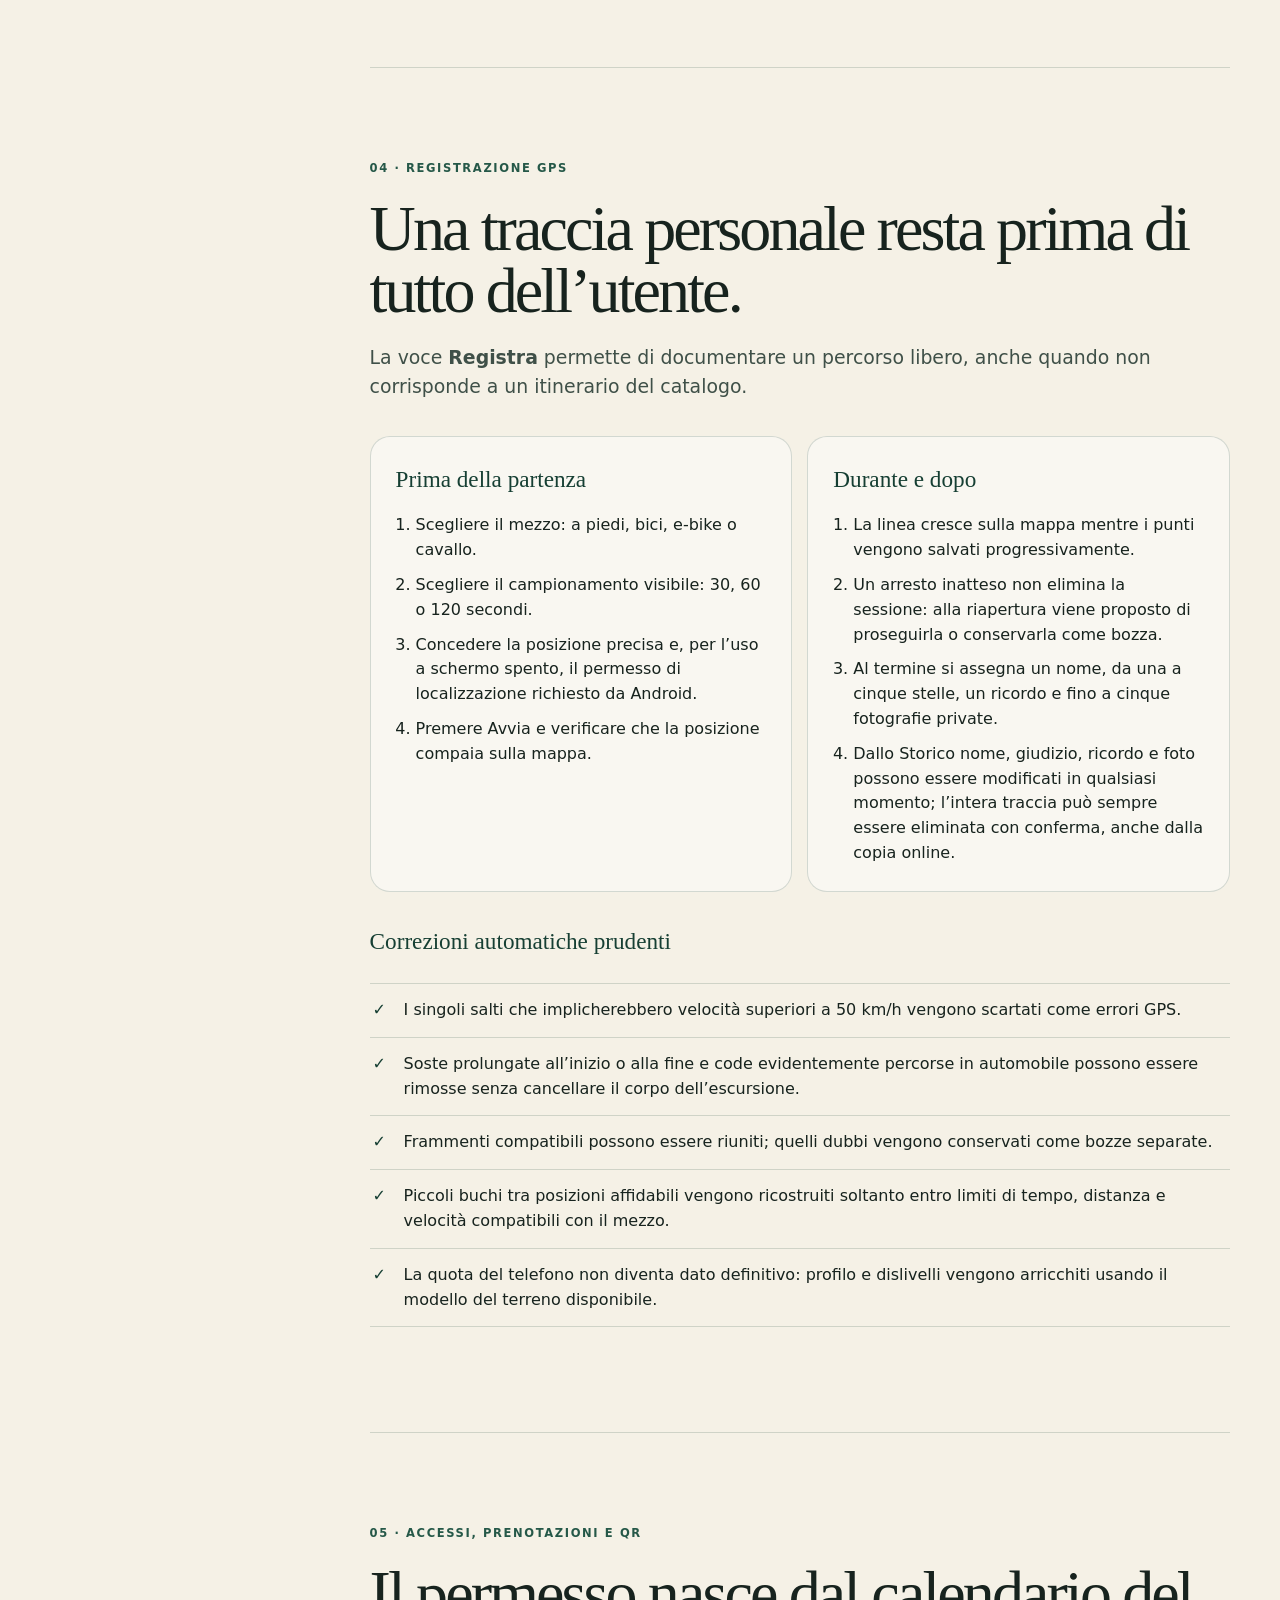
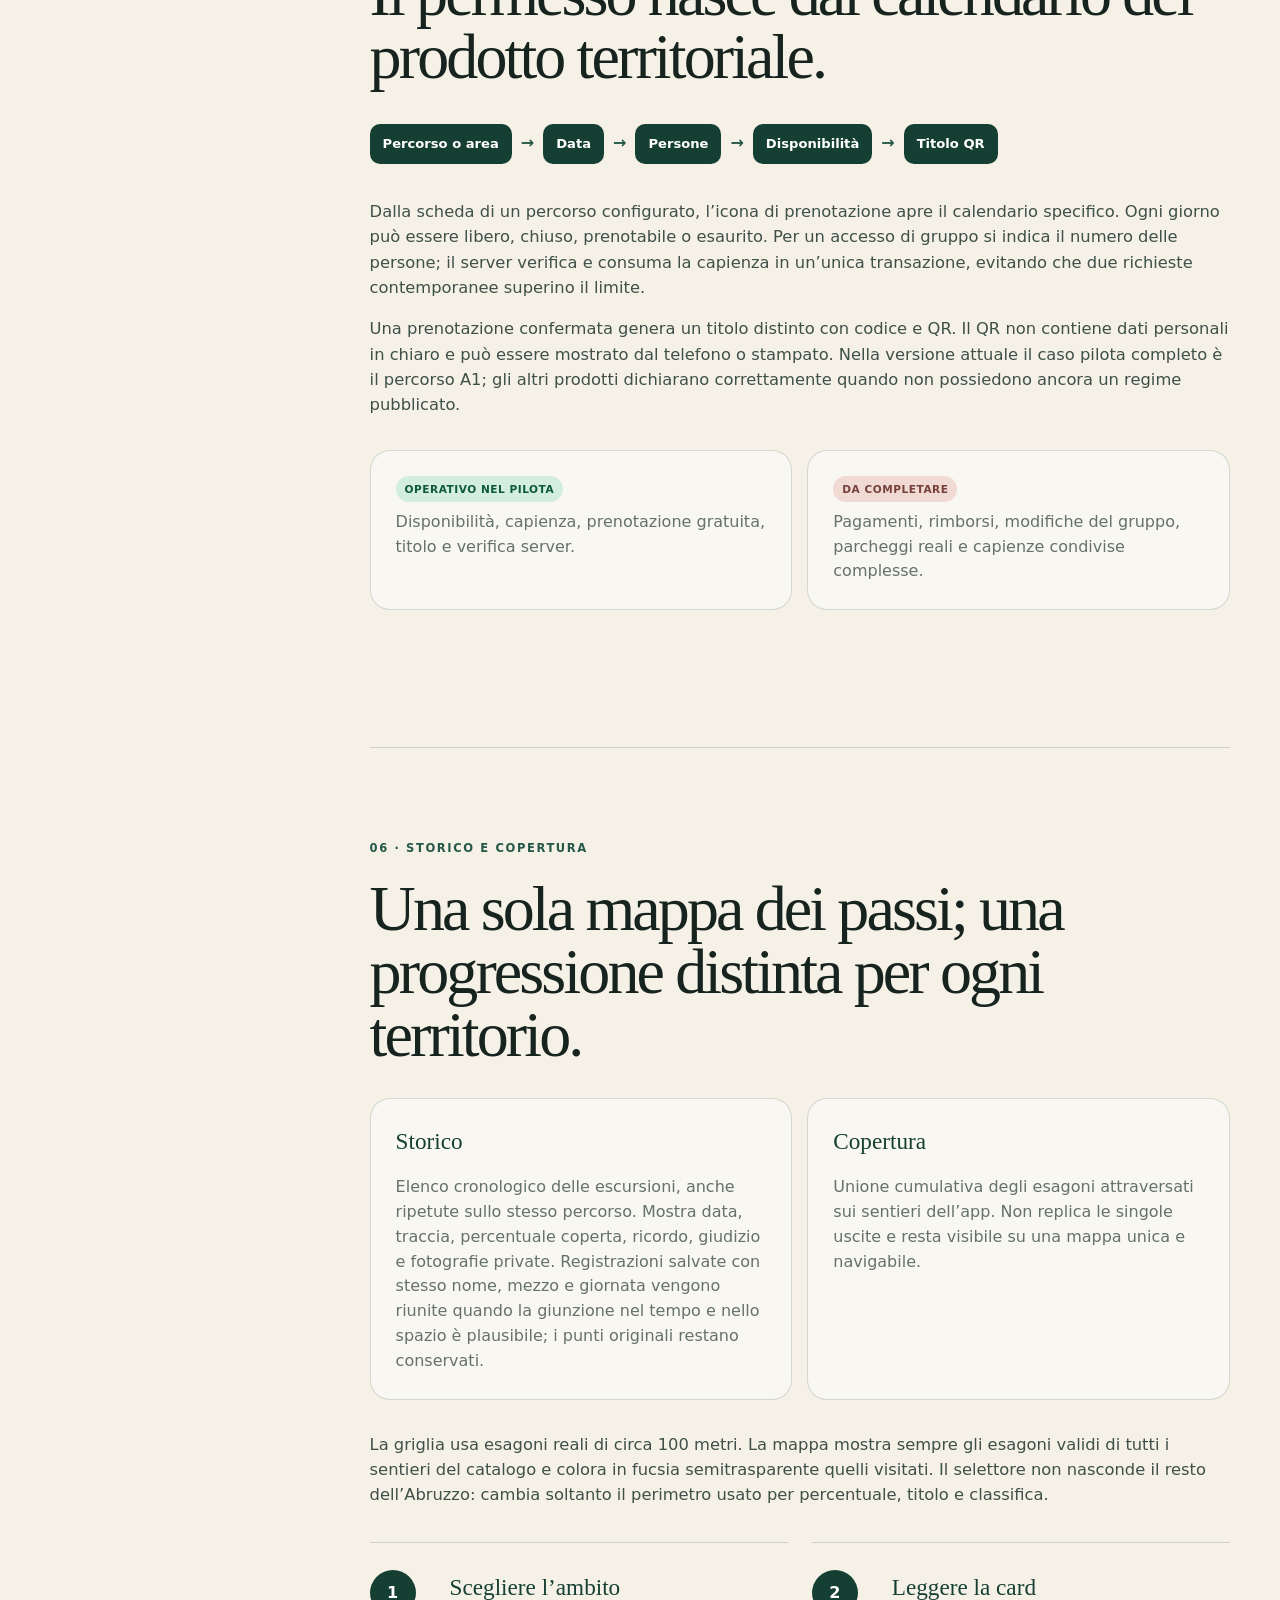
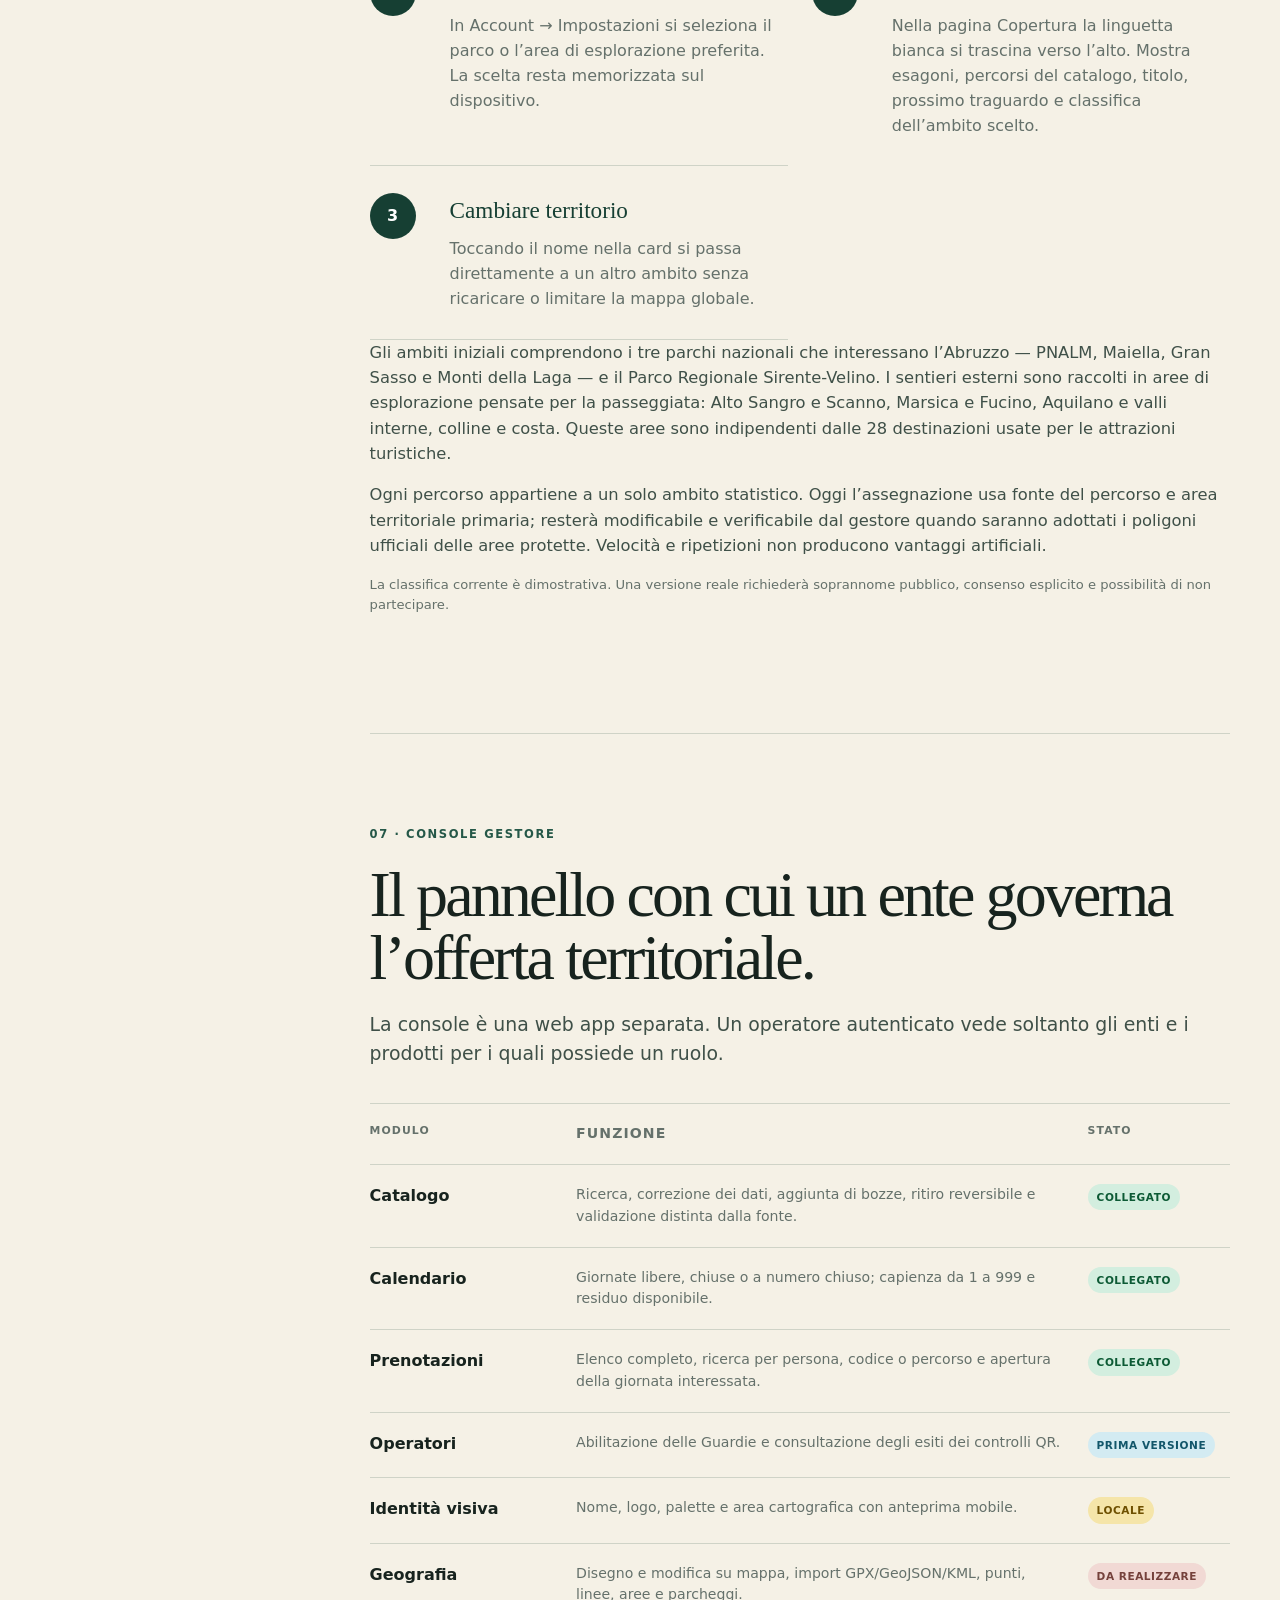
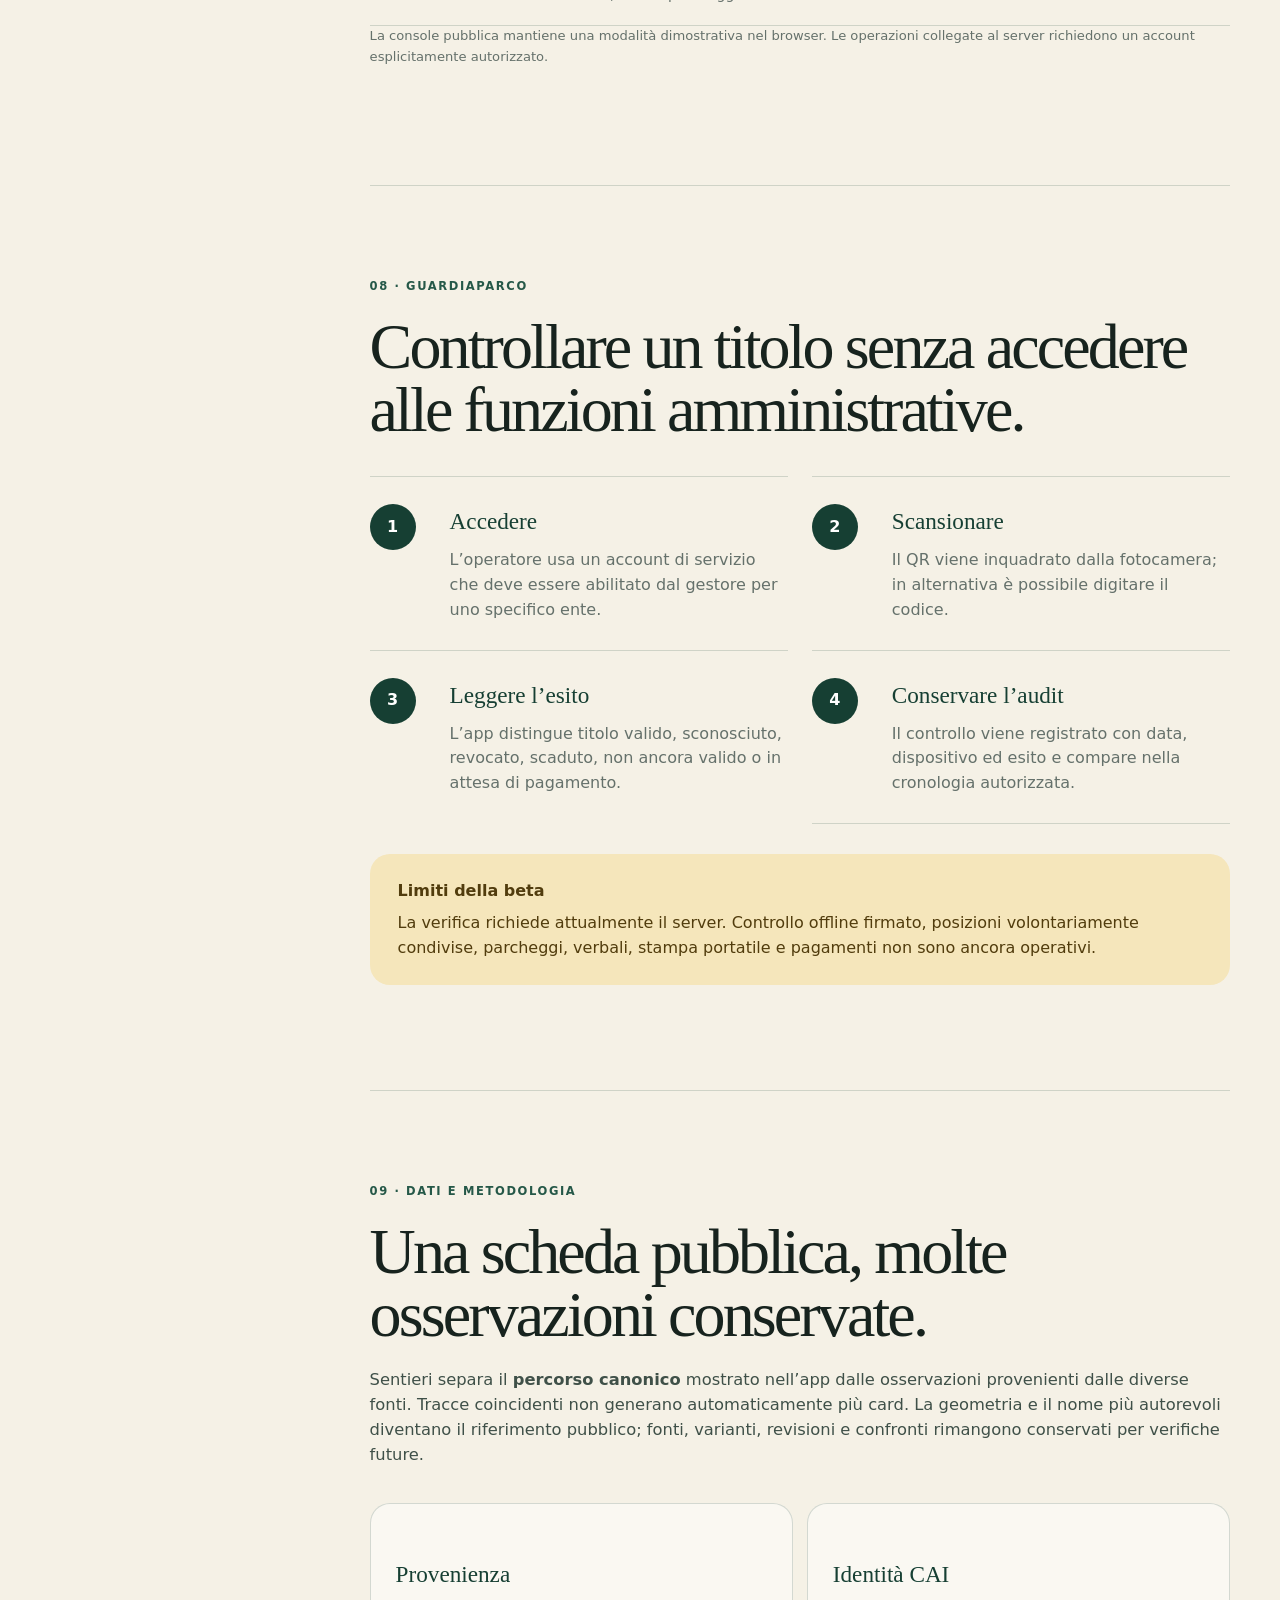
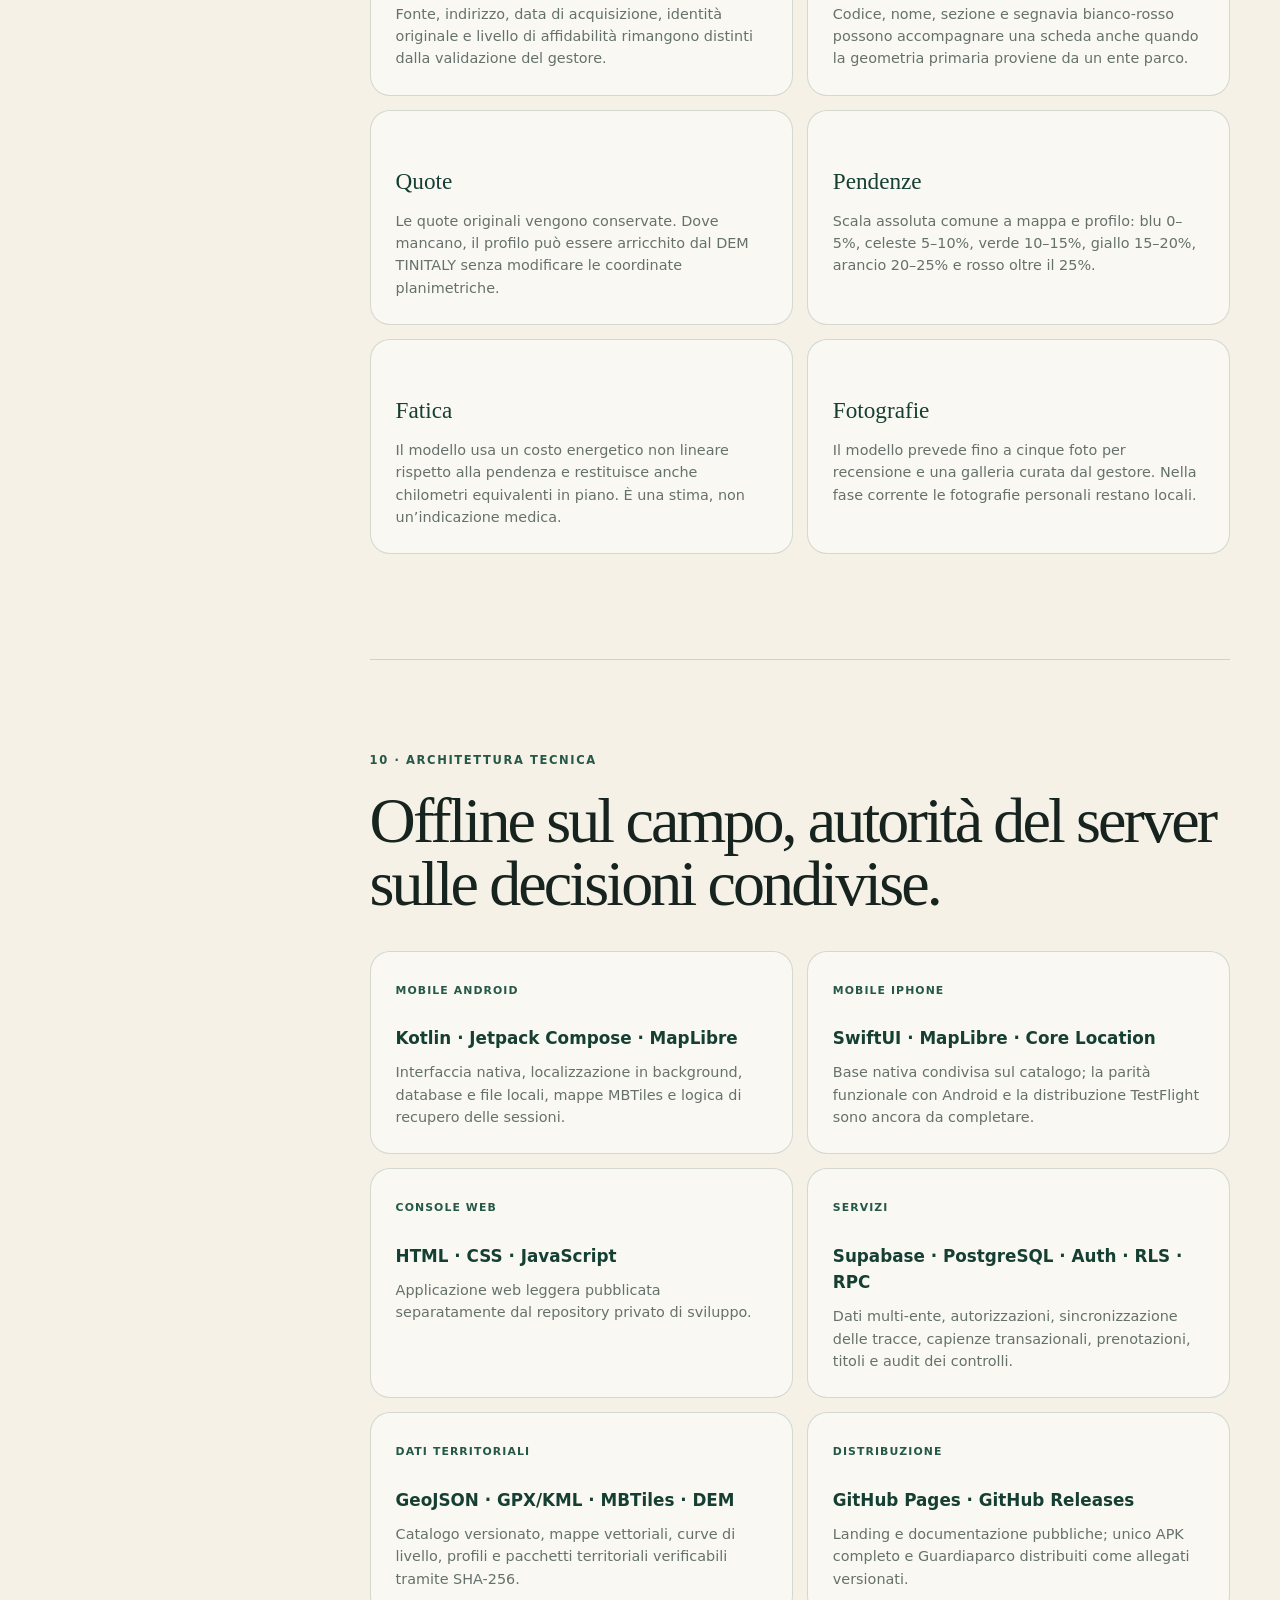
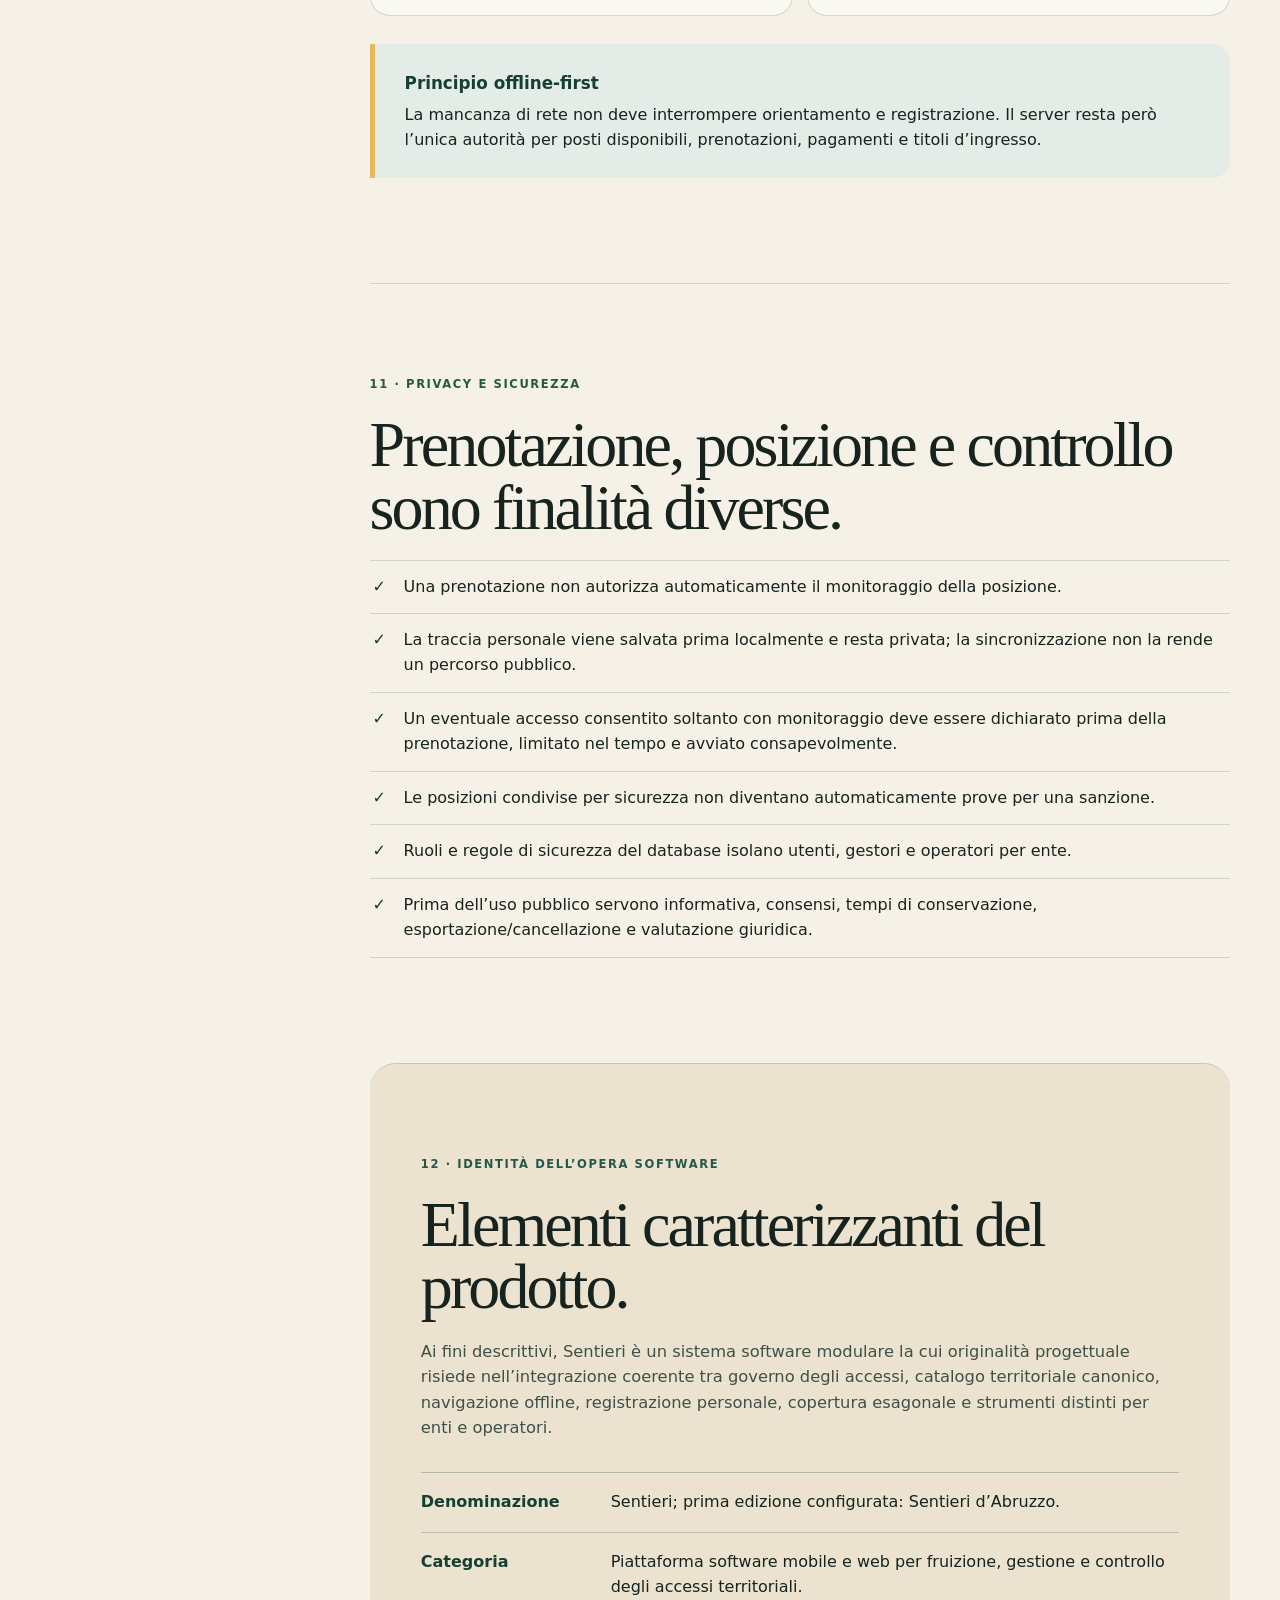
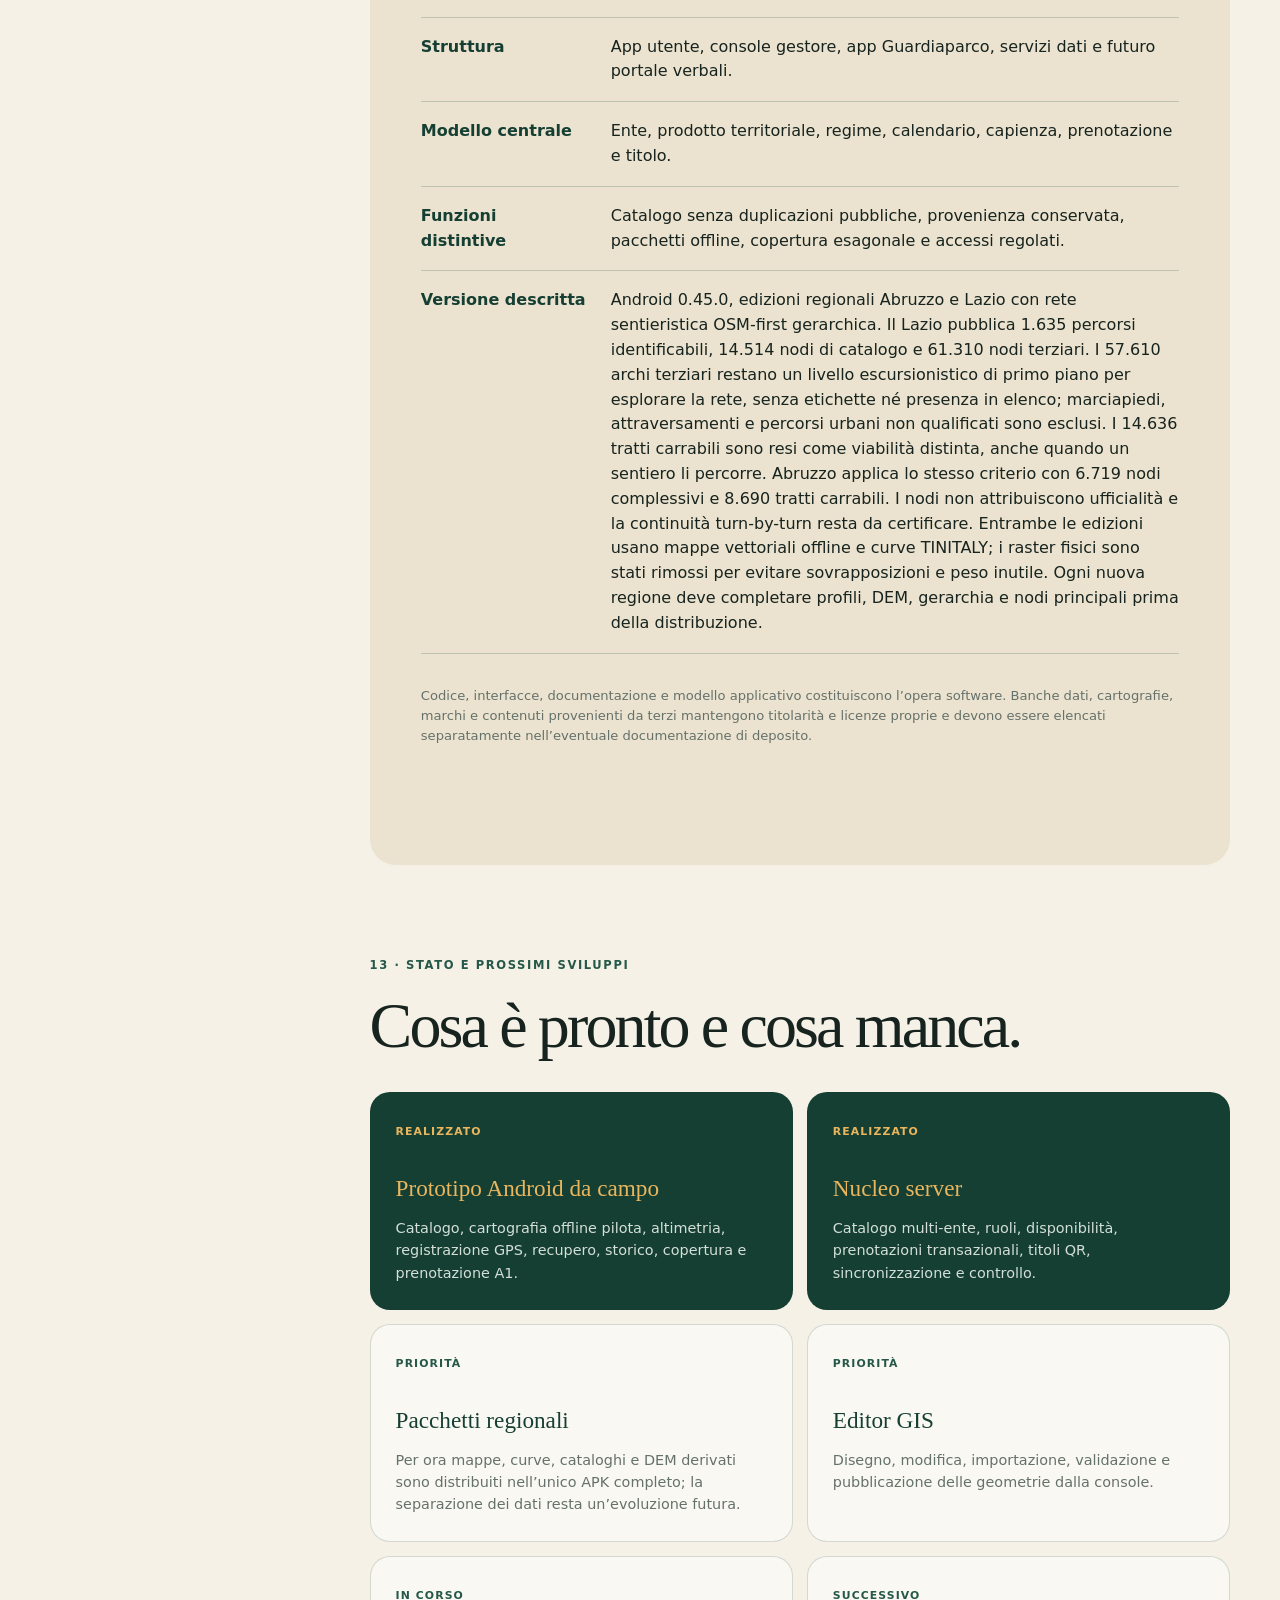
<file: guida/index.html>
<!doctype html>
<html lang="it">
  <head>
    <meta charset="utf-8" />
    <meta name="viewport" content="width=device-width, initial-scale=1" />
    <meta name="theme-color" content="#163f33" />
    <meta
      name="description"
      content="Guida completa e descrizione tecnica di Sentieri: app escursionista, console gestore, Guardiaparco, dati territoriali, funzionamento offline e stato del progetto."
    />
    <title>Sentieri · Guida completa e descrizione tecnica</title>
    <link rel="icon" href="../assets/sentieri-italia-mark.png" type="image/png" />
    <link rel="stylesheet" href="../styles.css?v=22" />
    <link rel="stylesheet" href="guide.css?v=20260819" />
  </head>
  <body>
    <header class="topbar guide-topbar">
      <a class="brand" href="../" aria-label="Sentieri, torna alla pagina principale">
        <img src="../assets/sentieri-italia-mark.png" alt="" />
        <span class="brand-name">Sentieri <em>d’Italia</em></span>
      </a>
      <nav aria-label="Navigazione della guida">
        <a href="#uso">Come si usa</a>
        <a href="#ecosistema">Piattaforma</a>
        <a href="#tecnica">Tecnologia</a>
        <a href="#stato">Stato</a>
      </nav>
      <a class="guide-back" href="../">Torna alla landing</a>
    </header>

    <main id="inizio" class="guide-main">
      <section class="guide-hero shell">
        <div>
          <p class="eyebrow"><span></span> Guida e descrizione tecnica · versione 0.42</p>
          <h1>Sentieri,<br /><em>in profondità.</em></h1>
          <p class="guide-lead">
            Manuale d’uso, descrizione funzionale e scheda tecnica della piattaforma per la fruizione
            regolata del territorio. La pagina distingue ciò che è già disponibile nella versione
            sperimentale da ciò che richiede ancora sviluppo o validazione istituzionale.
          </p>
          <div class="actions no-print">
            <a class="button primary" href="#uso">Inizia dalla guida all’app</a>
            <button class="button secondary print-button" type="button" onclick="window.print()">Stampa o salva in PDF</button>
          </div>
        </div>
        <aside class="identity-card" aria-label="Identità della versione descritta">
          <p class="identity-kicker">Scheda della versione</p>
          <dl>
            <div><dt>Prodotto</dt><dd>Sentieri</dd></div>
            <div><dt>Edizione</dt><dd>Sentieri d’Abruzzo</dd></div>
            <div><dt>Versione Android</dt><dd>0.45.0</dd></div>
            <div><dt>Catalogo</dt><dd>1.162 percorsi · 679 attrazioni</dd></div>
            <div><dt>Identità CAI</dt><dd>339 documentate</dd></div>
            <div><dt>Aggiornamento documento</dt><dd>1 settembre 2026</dd></div>
          </dl>
          <p>Documento descrittivo del prototipo. Non sostituisce condizioni d’uso, informativa privacy o documentazione legale di deposito.</p>
        </aside>
      </section>

      <div class="guide-layout shell">
        <aside class="guide-index no-print" aria-label="Indice della guida">
          <strong>Indice</strong>
          <a href="#visione">1. Visione del prodotto</a>
          <a href="#ecosistema">2. Componenti</a>
          <a href="#uso">3. App escursionista</a>
          <a href="#registrazione">4. Registrazione GPS</a>
          <a href="#prenotazioni">5. Prenotazioni e QR</a>
          <a href="#copertura">6. Copertura</a>
          <a href="#gestore">7. Console gestore</a>
          <a href="#guardia">8. Guardiaparco</a>
          <a href="#dati">9. Dati e metodologia</a>
          <a href="#tecnica">10. Architettura</a>
          <a href="#privacy">11. Privacy e sicurezza</a>
          <a href="#siae">12. Identità dell’opera</a>
          <a href="#stato">13. Stato e sviluppi</a>
        </aside>

        <article class="guide-content">
          <section id="visione" class="guide-section">
            <p class="chapter">01 · Visione</p>
            <h2>Un’infrastruttura digitale tra territorio e visitatore.</h2>
            <p class="section-intro">
              Sentieri è una piattaforma multi-ente per catalogare percorsi, aree e parcheggi, comunicarne
              le condizioni di fruizione e, quando necessario, programmare gli accessi attraverso calendari,
              capienze, prenotazioni e titoli d’ingresso verificabili.
            </p>
            <div class="principle-grid">
              <article><span>01</span><h3>Orientamento</h3><p>Catalogo affidabile, mappe vettoriali e profili altimetrici disponibili anche senza rete.</p></article>
              <article><span>02</span><h3>Regole chiare</h3><p>Accesso libero, chiuso o prenotabile reso comprensibile prima della partenza.</p></article>
              <article><span>03</span><h3>Memoria personale</h3><p>Registrazioni private, storico, copertura territoriale, ricordi, stelle e fotografie.</p></article>
              <article><span>04</span><h3>Governo del territorio</h3><p>Strumenti distinti per visitatori, gestori e operatori di controllo.</p></article>
            </div>
            <div class="callout">
              <strong>Il nucleo concettuale</strong>
              <p>Ente → prodotto territoriale → regime di accesso → calendario → capienza → prenotazione → titolo d’ingresso.</p>
            </div>
          </section>

          <section id="ecosistema" class="guide-section">
            <p class="chapter">02 · Ecosistema</p>
            <h2>Quattro superfici, con responsabilità separate.</h2>
            <div class="module-list">
              <article>
                <div><span class="status ready">Disponibile</span><h3>App Sentieri d’Abruzzo</h3></div>
                <p>Applicazione Android per catalogo, mappe offline, profili, registrazione GPS, storico, copertura e primo flusso di prenotazione.</p>
              </article>
              <article>
                <div><span class="status partial">Parziale</span><h3>Console gestore</h3></div>
                <p>Web app per catalogo, calendari, capienze, prenotazioni, operatori, controlli e configurazione visiva. L’editor geografico completo è da realizzare.</p>
              </article>
              <article>
                <div><span class="status beta">Beta</span><h3>App Guardiaparco</h3></div>
                <p>App Android separata per account di servizio, scansione dei QR, verifica dei titoli e registro centrale dei controlli.</p>
              </article>
              <article>
                <div><span class="status planned">Pianificato</span><h3>Portale verbali</h3></div>
                <p>Interfaccia web pubblica prevista per consultazione, contestazione e pagamento degli accertamenti, dopo la necessaria validazione legale.</p>
              </article>
            </div>
          </section>

          <section id="uso" class="guide-section">
            <p class="chapter">03 · App escursionista</p>
            <h2>Come si usa Sentieri d’Abruzzo.</h2>
            <div class="how-to">
              <article>
                <span class="step-number">1</span>
                <div><h3>Installare o aggiornare</h3><p>Scarica l’unico APK completo di Sentieri d’Abruzzo. Se l’app è già presente, non disinstallarla: installa la nuova versione sopra quella esistente per conservare tracce, profilo e dati personali. Il pacchetto include applicazione, mappe e dati territoriali offline aggiornati.</p></div>
              </article>
              <article>
                <span class="step-number">2</span>
                <div><h3>Cercare un percorso</h3><p>La home mostra le card dei percorsi ordinate secondo i dati di popolarità disponibili. La ricerca lavora su nome, codice e identità CAI. La pagina Filtri restringe l’elenco per area, difficoltà, durata, lunghezza, dislivello, mezzo e fonte.</p></div>
              </article>
              <article>
                <span class="step-number">3</span>
                <div><h3>Aprire la panoramica</h3><p>Toccando una card si accede alla scheda con codice, fonte, difficoltà, modalità consentite, metriche, mappa statica dell’intero itinerario e profilo altimetrico. Le icone sulle due anteprime aprono le viste approfondite.</p></div>
              </article>
              <article>
                <span class="step-number">4</span>
                <div><h3>Esplorare mappa e altimetria</h3><p>La mappa dinamica mantiene il profilo sincronizzato in una linguetta inferiore. Il punto sul profilo corrisponde al punto evidenziato sulla planimetria. Sono disponibili livelli distinti per etichette, curve, cime e valichi, rete sentieristica, ombreggiatura e aree protette, oltre a ripristino del nord e centratura della posizione.</p></div>
              </article>
              <article>
                <span class="step-number">5</span>
                <div><h3>Avviare il percorso</h3><p>Il comando a freccia avvia la sessione sul percorso selezionato. Se la posizione è lontana dalla partenza, l’app mostra prima la distanza in linea d’aria; vicino all’itinerario può seguire la posizione e preparare gli avvisi di orientamento.</p></div>
              </article>
              <article>
                <span class="step-number">6</span>
                <div><h3>Usare il menu personale</h3><p>Dal menu si raggiungono Calendario, Prenotazioni, Storico, Registra, Copertura, Account e Informazioni. La freccia dell’app segue la stessa cronologia del comando Indietro del telefono.</p></div>
              </article>
              <article>
                <span class="step-number">7</span>
                <div><h3>Scoprire le attrazioni</h3><p>La sezione Attrazioni cerca 679 luoghi per nome, comune, area e tag. La mappa mostra direttamente un punto per ogni attrazione georeferenziata e il ritorno dal dettaglio conserva il luogo selezionato. Siti e gallerie richiedono la rete; 1.350 riferimenti fotografici formano piccole gallerie e le immagini non vengono incorporate nell’app.</p></div>
              </article>
            </div>
            <div class="notice-box">
              <strong>Uso offline</strong>
              <p>Catalogo, cartografia incorporata, profili e registrazione continuano a funzionare senza connessione. Prenotazioni, backup remoto e aggiornamenti richiedono invece il collegamento al servizio.</p>
            </div>
          </section>

          <section id="registrazione" class="guide-section">
            <p class="chapter">04 · Registrazione GPS</p>
            <h2>Una traccia personale resta prima di tutto dell’utente.</h2>
            <p class="section-intro">La voce <strong>Registra</strong> permette di documentare un percorso libero, anche quando non corrisponde a un itinerario del catalogo.</p>
            <div class="instruction-columns">
              <div>
                <h3>Prima della partenza</h3>
                <ol>
                  <li>Scegliere il mezzo: a piedi, bici, e-bike o cavallo.</li>
                  <li>Scegliere il campionamento visibile: 30, 60 o 120 secondi.</li>
                  <li>Concedere la posizione precisa e, per l’uso a schermo spento, il permesso di localizzazione richiesto da Android.</li>
                  <li>Premere Avvia e verificare che la posizione compaia sulla mappa.</li>
                </ol>
              </div>
              <div>
                <h3>Durante e dopo</h3>
                <ol>
                  <li>La linea cresce sulla mappa mentre i punti vengono salvati progressivamente.</li>
                  <li>Un arresto inatteso non elimina la sessione: alla riapertura viene proposto di proseguirla o conservarla come bozza.</li>
                  <li>Al termine si assegna un nome, da una a cinque stelle, un ricordo e fino a cinque fotografie private.</li>
                  <li>Dallo Storico nome, giudizio, ricordo e foto possono essere modificati in qualsiasi momento; l’intera traccia può sempre essere eliminata con conferma, anche dalla copia online.</li>
                </ol>
              </div>
            </div>
            <h3>Correzioni automatiche prudenti</h3>
            <ul class="check-list">
              <li>I singoli salti che implicherebbero velocità superiori a 50 km/h vengono scartati come errori GPS.</li>
              <li>Soste prolungate all’inizio o alla fine e code evidentemente percorse in automobile possono essere rimosse senza cancellare il corpo dell’escursione.</li>
              <li>Frammenti compatibili possono essere riuniti; quelli dubbi vengono conservati come bozze separate.</li>
              <li>Piccoli buchi tra posizioni affidabili vengono ricostruiti soltanto entro limiti di tempo, distanza e velocità compatibili con il mezzo.</li>
              <li>La quota del telefono non diventa dato definitivo: profilo e dislivelli vengono arricchiti usando il modello del terreno disponibile.</li>
            </ul>
          </section>

          <section id="prenotazioni" class="guide-section">
            <p class="chapter">05 · Accessi, prenotazioni e QR</p>
            <h2>Il permesso nasce dal calendario del prodotto territoriale.</h2>
            <div class="flow-line" aria-label="Flusso della prenotazione">
              <span>Percorso o area</span><i>→</i><span>Data</span><i>→</i><span>Persone</span><i>→</i><span>Disponibilità</span><i>→</i><span>Titolo QR</span>
            </div>
            <p>
              Dalla scheda di un percorso configurato, l’icona di prenotazione apre il calendario specifico.
              Ogni giorno può essere libero, chiuso, prenotabile o esaurito. Per un accesso di gruppo si indica
              il numero delle persone; il server verifica e consuma la capienza in un’unica transazione, evitando
              che due richieste contemporanee superino il limite.
            </p>
            <p>
              Una prenotazione confermata genera un titolo distinto con codice e QR. Il QR non contiene dati
              personali in chiaro e può essere mostrato dal telefono o stampato. Nella versione attuale il caso
              pilota completo è il percorso A1; gli altri prodotti dichiarano correttamente quando non possiedono
              ancora un regime pubblicato.
            </p>
            <div class="status-strip">
              <div><span class="status ready">Operativo nel pilota</span><p>Disponibilità, capienza, prenotazione gratuita, titolo e verifica server.</p></div>
              <div><span class="status planned">Da completare</span><p>Pagamenti, rimborsi, modifiche del gruppo, parcheggi reali e capienze condivise complesse.</p></div>
            </div>
          </section>

          <section id="copertura" class="guide-section">
            <p class="chapter">06 · Storico e copertura</p>
            <h2>Una sola mappa dei passi; una progressione distinta per ogni territorio.</h2>
            <div class="comparison">
              <article><h3>Storico</h3><p>Elenco cronologico delle escursioni, anche ripetute sullo stesso percorso. Mostra data, traccia, percentuale coperta, ricordo, giudizio e fotografie private. Registrazioni salvate con stesso nome, mezzo e giornata vengono riunite quando la giunzione nel tempo e nello spazio è plausibile; i punti originali restano conservati.</p></article>
              <article><h3>Copertura</h3><p>Unione cumulativa degli esagoni attraversati sui sentieri dell’app. Non replica le singole uscite e resta visibile su una mappa unica e navigabile.</p></article>
            </div>
            <p>
              La griglia usa esagoni reali di circa 100 metri. La mappa mostra sempre gli esagoni validi di tutti
              i sentieri del catalogo e colora in fucsia semitrasparente quelli visitati. Il selettore non nasconde
              il resto dell’Abruzzo: cambia soltanto il perimetro usato per percentuale, titolo e classifica.
            </p>
            <div class="how-to compact-steps">
              <article><span class="step-number">1</span><div><h3>Scegliere l’ambito</h3><p>In Account → Impostazioni si seleziona il parco o l’area di esplorazione preferita. La scelta resta memorizzata sul dispositivo.</p></div></article>
              <article><span class="step-number">2</span><div><h3>Leggere la card</h3><p>Nella pagina Copertura la linguetta bianca si trascina verso l’alto. Mostra esagoni, percorsi del catalogo, titolo, prossimo traguardo e classifica dell’ambito scelto.</p></div></article>
              <article><span class="step-number">3</span><div><h3>Cambiare territorio</h3><p>Toccando il nome nella card si passa direttamente a un altro ambito senza ricaricare o limitare la mappa globale.</p></div></article>
            </div>
            <p>
              Gli ambiti iniziali comprendono i tre parchi nazionali che interessano l’Abruzzo — PNALM, Maiella,
              Gran Sasso e Monti della Laga — e il Parco Regionale Sirente-Velino. I sentieri esterni sono raccolti
              in aree di esplorazione pensate per la passeggiata: Alto Sangro e Scanno, Marsica e Fucino, Aquilano
              e valli interne, colline e costa. Queste aree sono indipendenti dalle 28 destinazioni usate per le
              attrazioni turistiche.
            </p>
            <p>
              Ogni percorso appartiene a un solo ambito statistico. Oggi l’assegnazione usa fonte del percorso e
              area territoriale primaria; resterà modificabile e verificabile dal gestore quando saranno adottati
              i poligoni ufficiali delle aree protette. Velocità e ripetizioni non producono vantaggi artificiali.
            </p>
            <p class="fine-print">La classifica corrente è dimostrativa. Una versione reale richiederà soprannome pubblico, consenso esplicito e possibilità di non partecipare.</p>
          </section>
          <section id="gestore" class="guide-section">
            <p class="chapter">07 · Console gestore</p>
            <h2>Il pannello con cui un ente governa l’offerta territoriale.</h2>
            <p class="section-intro">La console è una web app separata. Un operatore autenticato vede soltanto gli enti e i prodotti per i quali possiede un ruolo.</p>
            <div class="capability-table" role="table" aria-label="Funzioni della console gestore">
              <div class="table-head" role="row"><span>Modulo</span><span>Funzione</span><span>Stato</span></div>
              <div role="row"><strong>Catalogo</strong><span>Ricerca, correzione dei dati, aggiunta di bozze, ritiro reversibile e validazione distinta dalla fonte.</span><span class="status ready">Collegato</span></div>
              <div role="row"><strong>Calendario</strong><span>Giornate libere, chiuse o a numero chiuso; capienza da 1 a 999 e residuo disponibile.</span><span class="status ready">Collegato</span></div>
              <div role="row"><strong>Prenotazioni</strong><span>Elenco completo, ricerca per persona, codice o percorso e apertura della giornata interessata.</span><span class="status ready">Collegato</span></div>
              <div role="row"><strong>Operatori</strong><span>Abilitazione delle Guardie e consultazione degli esiti dei controlli QR.</span><span class="status beta">Prima versione</span></div>
              <div role="row"><strong>Identità visiva</strong><span>Nome, logo, palette e area cartografica con anteprima mobile.</span><span class="status partial">Locale</span></div>
              <div role="row"><strong>Geografia</strong><span>Disegno e modifica su mappa, import GPX/GeoJSON/KML, punti, linee, aree e parcheggi.</span><span class="status planned">Da realizzare</span></div>
            </div>
            <p class="fine-print">La console pubblica mantiene una modalità dimostrativa nel browser. Le operazioni collegate al server richiedono un account esplicitamente autorizzato.</p>
          </section>

          <section id="guardia" class="guide-section">
            <p class="chapter">08 · Guardiaparco</p>
            <h2>Controllare un titolo senza accedere alle funzioni amministrative.</h2>
            <div class="how-to compact-steps">
              <article><span class="step-number">1</span><div><h3>Accedere</h3><p>L’operatore usa un account di servizio che deve essere abilitato dal gestore per uno specifico ente.</p></div></article>
              <article><span class="step-number">2</span><div><h3>Scansionare</h3><p>Il QR viene inquadrato dalla fotocamera; in alternativa è possibile digitare il codice.</p></div></article>
              <article><span class="step-number">3</span><div><h3>Leggere l’esito</h3><p>L’app distingue titolo valido, sconosciuto, revocato, scaduto, non ancora valido o in attesa di pagamento.</p></div></article>
              <article><span class="step-number">4</span><div><h3>Conservare l’audit</h3><p>Il controllo viene registrato con data, dispositivo ed esito e compare nella cronologia autorizzata.</p></div></article>
            </div>
            <div class="notice-box warning">
              <strong>Limiti della beta</strong>
              <p>La verifica richiede attualmente il server. Controllo offline firmato, posizioni volontariamente condivise, parcheggi, verbali, stampa portatile e pagamenti non sono ancora operativi.</p>
            </div>
          </section>

          <section id="dati" class="guide-section">
            <p class="chapter">09 · Dati e metodologia</p>
            <h2>Una scheda pubblica, molte osservazioni conservate.</h2>
            <p>
              Sentieri separa il <strong>percorso canonico</strong> mostrato nell’app dalle osservazioni provenienti
              dalle diverse fonti. Tracce coincidenti non generano automaticamente più card. La geometria e il nome
              più autorevoli diventano il riferimento pubblico; fonti, varianti, revisioni e confronti rimangono
              conservati per verifiche future.
            </p>
            <div class="data-grid">
              <article><h3>Provenienza</h3><p>Fonte, indirizzo, data di acquisizione, identità originale e livello di affidabilità rimangono distinti dalla validazione del gestore.</p></article>
              <article><h3>Identità CAI</h3><p>Codice, nome, sezione e segnavia bianco-rosso possono accompagnare una scheda anche quando la geometria primaria proviene da un ente parco.</p></article>
              <article><h3>Quote</h3><p>Le quote originali vengono conservate. Dove mancano, il profilo può essere arricchito dal DEM TINITALY senza modificare le coordinate planimetriche.</p></article>
              <article><h3>Pendenze</h3><p>Scala assoluta comune a mappa e profilo: blu 0–5%, celeste 5–10%, verde 10–15%, giallo 15–20%, arancio 20–25% e rosso oltre il 25%.</p></article>
              <article><h3>Fatica</h3><p>Il modello usa un costo energetico non lineare rispetto alla pendenza e restituisce anche chilometri equivalenti in piano. È una stima, non un’indicazione medica.</p></article>
              <article><h3>Fotografie</h3><p>Il modello prevede fino a cinque foto per recensione e una galleria curata dal gestore. Nella fase corrente le fotografie personali restano locali.</p></article>
            </div>
          </section>

          <section id="tecnica" class="guide-section">
            <p class="chapter">10 · Architettura tecnica</p>
            <h2>Offline sul campo, autorità del server sulle decisioni condivise.</h2>
            <div class="architecture">
              <article><span>Mobile Android</span><strong>Kotlin · Jetpack Compose · MapLibre</strong><p>Interfaccia nativa, localizzazione in background, database e file locali, mappe MBTiles e logica di recupero delle sessioni.</p></article>
              <article><span>Mobile iPhone</span><strong>SwiftUI · MapLibre · Core Location</strong><p>Base nativa condivisa sul catalogo; la parità funzionale con Android e la distribuzione TestFlight sono ancora da completare.</p></article>
              <article><span>Console web</span><strong>HTML · CSS · JavaScript</strong><p>Applicazione web leggera pubblicata separatamente dal repository privato di sviluppo.</p></article>
              <article><span>Servizi</span><strong>Supabase · PostgreSQL · Auth · RLS · RPC</strong><p>Dati multi-ente, autorizzazioni, sincronizzazione delle tracce, capienze transazionali, prenotazioni, titoli e audit dei controlli.</p></article>
              <article><span>Dati territoriali</span><strong>GeoJSON · GPX/KML · MBTiles · DEM</strong><p>Catalogo versionato, mappe vettoriali, curve di livello, profili e pacchetti territoriali verificabili tramite SHA-256.</p></article>
              <article><span>Distribuzione</span><strong>GitHub Pages · GitHub Releases</strong><p>Landing e documentazione pubbliche; unico APK completo e Guardiaparco distribuiti come allegati versionati.</p></article>
            </div>
            <div class="callout">
              <strong>Principio offline-first</strong>
              <p>La mancanza di rete non deve interrompere orientamento e registrazione. Il server resta però l’unica autorità per posti disponibili, prenotazioni, pagamenti e titoli d’ingresso.</p>
            </div>
          </section>

          <section id="privacy" class="guide-section">
            <p class="chapter">11 · Privacy e sicurezza</p>
            <h2>Prenotazione, posizione e controllo sono finalità diverse.</h2>
            <ul class="check-list">
              <li>Una prenotazione non autorizza automaticamente il monitoraggio della posizione.</li>
              <li>La traccia personale viene salvata prima localmente e resta privata; la sincronizzazione non la rende un percorso pubblico.</li>
              <li>Un eventuale accesso consentito soltanto con monitoraggio deve essere dichiarato prima della prenotazione, limitato nel tempo e avviato consapevolmente.</li>
              <li>Le posizioni condivise per sicurezza non diventano automaticamente prove per una sanzione.</li>
              <li>Ruoli e regole di sicurezza del database isolano utenti, gestori e operatori per ente.</li>
              <li>Prima dell’uso pubblico servono informativa, consensi, tempi di conservazione, esportazione/cancellazione e valutazione giuridica.</li>
            </ul>
          </section>

          <section id="siae" class="guide-section document-section">
            <p class="chapter">12 · Identità dell’opera software</p>
            <h2>Elementi caratterizzanti del prodotto.</h2>
            <p>
              Ai fini descrittivi, Sentieri è un sistema software modulare la cui originalità progettuale risiede
              nell’integrazione coerente tra governo degli accessi, catalogo territoriale canonico, navigazione
              offline, registrazione personale, copertura esagonale e strumenti distinti per enti e operatori.
            </p>
            <div class="work-identity">
              <div><strong>Denominazione</strong><p>Sentieri; prima edizione configurata: Sentieri d’Abruzzo.</p></div>
              <div><strong>Categoria</strong><p>Piattaforma software mobile e web per fruizione, gestione e controllo degli accessi territoriali.</p></div>
              <div><strong>Struttura</strong><p>App utente, console gestore, app Guardiaparco, servizi dati e futuro portale verbali.</p></div>
              <div><strong>Modello centrale</strong><p>Ente, prodotto territoriale, regime, calendario, capienza, prenotazione e titolo.</p></div>
              <div><strong>Funzioni distintive</strong><p>Catalogo senza duplicazioni pubbliche, provenienza conservata, pacchetti offline, copertura esagonale e accessi regolati.</p></div>
              <div><strong>Versione descritta</strong><p>Android 0.45.0, edizioni regionali Abruzzo e Lazio con rete sentieristica OSM-first gerarchica. Il Lazio pubblica 1.635 percorsi identificabili, 14.514 nodi di catalogo e 61.310 nodi terziari. I 57.610 archi terziari restano un livello escursionistico di primo piano per esplorare la rete, senza etichette né presenza in elenco; marciapiedi, attraversamenti e percorsi urbani non qualificati sono esclusi. I 14.636 tratti carrabili sono resi come viabilità distinta, anche quando un sentiero li percorre. Abruzzo applica lo stesso criterio con 6.719 nodi complessivi e 8.690 tratti carrabili. I nodi non attribuiscono ufficialità e la continuità turn-by-turn resta da certificare. Entrambe le edizioni usano mappe vettoriali offline e curve TINITALY; i raster fisici sono stati rimossi per evitare sovrapposizioni e peso inutile. Ogni nuova regione deve completare profili, DEM, gerarchia e nodi principali prima della distribuzione.</p></div>
            </div>
            <p class="fine-print">
              Codice, interfacce, documentazione e modello applicativo costituiscono l’opera software. Banche dati,
              cartografie, marchi e contenuti provenienti da terzi mantengono titolarità e licenze proprie e devono
              essere elencati separatamente nell’eventuale documentazione di deposito.
            </p>
          </section>

          <section id="stato" class="guide-section">
            <p class="chapter">13 · Stato e prossimi sviluppi</p>
            <h2>Cosa è pronto e cosa manca.</h2>
            <div class="roadmap">
              <article class="done"><span>Realizzato</span><h3>Prototipo Android da campo</h3><p>Catalogo, cartografia offline pilota, altimetria, registrazione GPS, recupero, storico, copertura e prenotazione A1.</p></article>
              <article class="done"><span>Realizzato</span><h3>Nucleo server</h3><p>Catalogo multi-ente, ruoli, disponibilità, prenotazioni transazionali, titoli QR, sincronizzazione e controllo.</p></article>
              <article><span>Priorità</span><h3>Pacchetti regionali</h3><p>Per ora mappe, curve, cataloghi e DEM derivati sono distribuiti nell’unico APK completo; la separazione dei dati resta un’evoluzione futura.</p></article>
              <article><span>Priorità</span><h3>Editor GIS</h3><p>Disegno, modifica, importazione, validazione e pubblicazione delle geometrie dalla console.</p></article>
              <article><span>In corso</span><h3>Account e iPhone</h3><p>Accesso anonimo, Google, Apple ed email/password sono configurati per il recupero multi-dispositivo. Restano la prova Apple sui dispositivi e la parità iOS con distribuzione TestFlight.</p></article>
              <article><span>Successivo</span><h3>Pagamenti e sanzioni</h3><p>Moduli da affrontare soltanto insieme a sicurezza, fiscalità, privacy e validazione legale.</p></article>
            </div>
            <div class="notice-box warning">
              <strong>Stato sperimentale</strong>
              <p>Sentieri non è ancora un’app ufficiale di un parco o comune e non deve essere usata come unico ausilio di navigazione, per emergenze, permessi reali o accertamenti.</p>
            </div>
          </section>

          <section class="guide-section guide-links no-print">
            <p class="chapter">Collegamenti</p>
            <h2>Prova e approfondisci.</h2>
            <div class="actions">
              <a class="button primary" href="https://github.com/GuidoGentile/sentieri-download/releases/latest/download/02-Sentieri-Abruzzo-0.45.0-arm64.apk">Scarica Sentieri d’Abruzzo</a>
              <a class="button primary" href="https://github.com/GuidoGentile/sentieri-download/releases/latest/download/Sentieri-Lazio-0.45.0-arm64.apk">Scarica Sentieri del Lazio</a>
              <a class="button secondary" href="../gestore/">Apri la console gestore</a>
              <a class="button secondary" href="https://github.com/GuidoGentile/sentieri-download/releases/latest">Consulta la release</a>
            </div>
          </section>
        </article>
      </div>
    </main>

    <footer>
      <div class="shell footer-inner">
        <div class="brand footer-brand"><img src="../assets/sentieri-italia-mark.png" alt="" /><span class="brand-name">Sentieri <em>d’Italia</em></span></div>
        <p>Guida completa · versione descritta 0.45.0 · progetto sperimentale</p>
        <a href="../">Pagina principale</a>
      </div>
    </footer>
  </body>
</html>
</file>
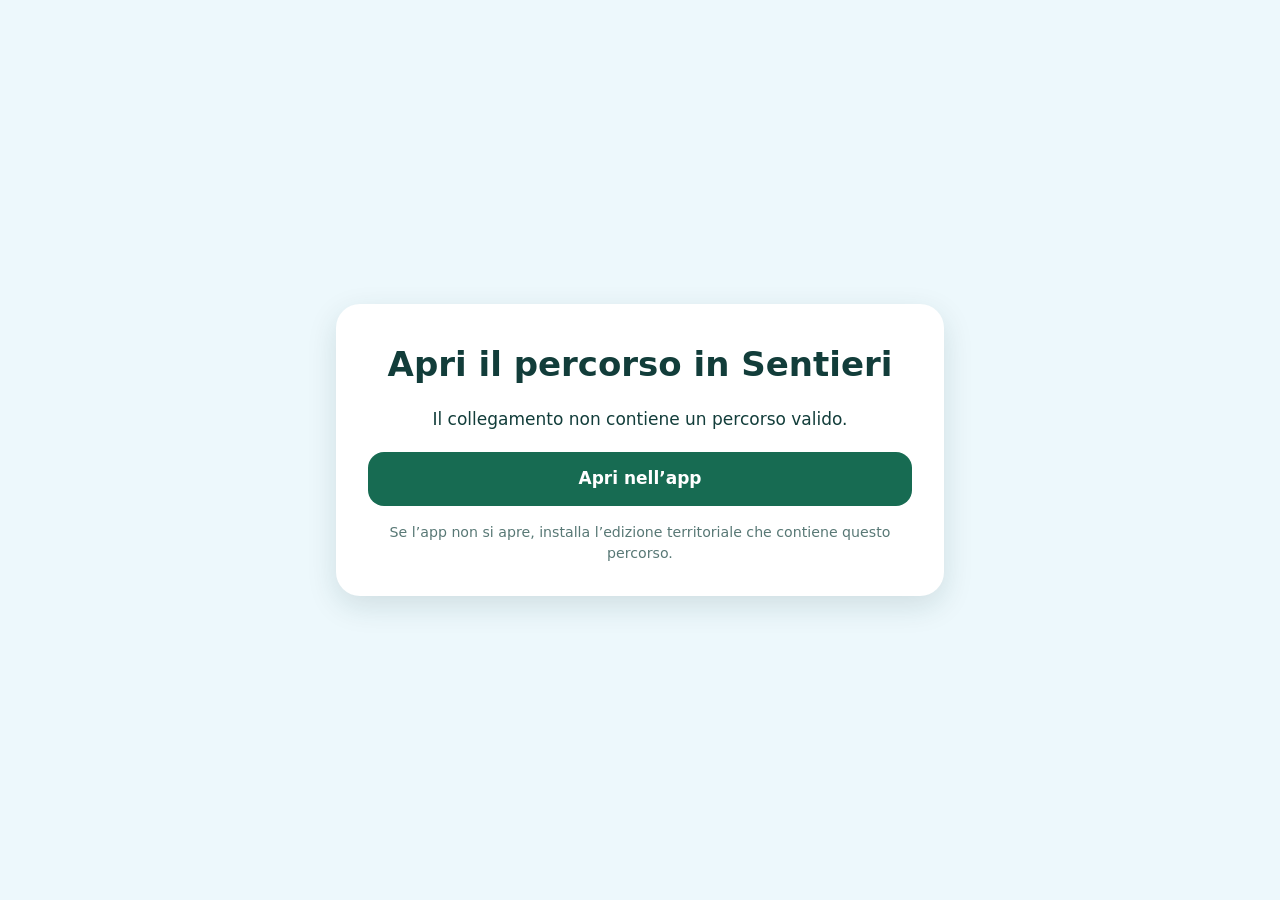
<file: percorso/index.html>
<!doctype html>
<html lang="it">
<head>
  <meta charset="utf-8">
  <meta name="viewport" content="width=device-width,initial-scale=1">
  <title>Apri percorso · Sentieri</title>
  <style>
    body{margin:0;background:#edf8fc;color:#123d3a;font:17px/1.5 system-ui,sans-serif;display:grid;min-height:100vh;place-items:center}
    main{max-width:34rem;margin:1.2rem;padding:2rem;background:#fff;border-radius:1.5rem;box-shadow:0 10px 30px #123d3a22;text-align:center}
    h1{margin:.2rem 0 1rem}a{display:block;margin-top:1.2rem;padding:.9rem 1.2rem;border-radius:1rem;background:#176b52;color:#fff;text-decoration:none;font-weight:750}
    small{display:block;margin-top:1rem;color:#587875}
  </style>
</head>
<body>
  <main>
    <h1>Apri il percorso in Sentieri</h1>
    <p id="message">Il QR contiene il riferimento al percorso, non dati personali.</p>
    <a id="open" href="#">Apri nell’app</a>
    <small>Se l’app non si apre, installa l’edizione territoriale che contiene questo percorso.</small>
  </main>
  <script>
    const id = new URLSearchParams(location.search).get('id') || '';
    const button = document.querySelector('#open');
    if (id) button.href = 'sentieri://percorso/' + encodeURIComponent(id);
    else {
      button.hidden = true;
      document.querySelector('#message').textContent = 'Il collegamento non contiene un percorso valido.';
    }
  </script>
</body>
</html>
</file>
<file: styles.css>
:root {
  color-scheme: light;
  --forest: #163f33;
  --forest-2: #255848;
  --moss: #779078;
  --paper: #f5f1e6;
  --paper-2: #ebe5d7;
  --ink: #17231e;
  --muted: #65716b;
  --warm: #e9b65e;
  --line: rgba(22, 63, 51, 0.17);
  --shadow: 0 24px 70px rgba(20, 49, 39, 0.13);
}

* { box-sizing: border-box; }

html { overflow-x: hidden; scroll-behavior: smooth; }

body {
  margin: 0;
  overflow-x: hidden;
  color: var(--ink);
  background: var(--paper);
  font-family: Inter, ui-sans-serif, system-ui, -apple-system, BlinkMacSystemFont, "Segoe UI", sans-serif;
  line-height: 1.55;
}

a { color: inherit; }

.shell { width: min(1180px, calc(100% - 40px)); margin-inline: auto; }

.topbar {
  position: sticky;
  z-index: 20;
  top: 0;
  display: flex;
  align-items: center;
  justify-content: space-between;
  min-height: 76px;
  padding: 12px max(20px, calc((100vw - 1180px) / 2));
  border-bottom: 1px solid var(--line);
  background: color-mix(in srgb, var(--paper) 91%, transparent);
  backdrop-filter: blur(18px);
}

.brand { display: inline-flex; align-items: center; gap: 12px; font-weight: 800; letter-spacing: -.03em; text-decoration: none; }
.brand-marks { display: flex; }
.brand-marks img { width: 42px; height: 42px; border-radius: 12px; box-shadow: 0 8px 24px rgba(22, 63, 51, .2); }
.brand-marks img + img { margin-left: -10px; }
.brand-name { color: var(--ink); font-size: 1.18rem; }
.brand-name em {
  color: var(--forest-2);
  font-family: "Segoe Print", "Bradley Hand", "Comic Sans MS", cursive;
  font-style: italic;
  font-size: 1.08em;
  font-weight: 900;
  letter-spacing: 0;
  text-shadow: .22px 0 currentColor, -.22px 0 currentColor;
}

.hero-marks { display: flex; gap: 14px; margin-bottom: 24px; }
.hero-mark {
  display: block;
  width: 92px;
  height: 92px;
  margin-bottom: 0;
  border-radius: 28px;
  box-shadow: 0 18px 42px rgba(22, 63, 51, .2);
}

nav { display: flex; gap: 28px; }
nav a { color: #44534c; font-size: .92rem; font-weight: 700; text-decoration: none; }
nav a:hover { color: var(--forest); }

.hero {
  display: grid;
  grid-template-columns: 1.02fr .98fr;
  gap: clamp(38px, 6vw, 82px);
  align-items: center;
  min-height: calc(100vh - 76px);
  padding-block: 76px;
}
.hero > *, .download-grid > *, .manager-grid > * { min-width: 0; }

.eyebrow {
  display: flex;
  align-items: center;
  gap: 10px;
  margin: 0 0 20px;
  color: var(--forest-2);
  font-size: .76rem;
  font-weight: 900;
  letter-spacing: .13em;
  text-transform: uppercase;
}
.eyebrow span { width: 28px; height: 2px; background: var(--warm); }
.eyebrow.light { color: #dce8df; }

h1, h2, h3, p { margin-top: 0; }
h1, h2 { font-family: Georgia, "Times New Roman", serif; font-weight: 500; letter-spacing: -.045em; line-height: .98; }
h1 { margin-bottom: 26px; font-size: clamp(3.4rem, 7vw, 6.5rem); }
h1 em { color: var(--forest-2); font-weight: 500; }
h2 { margin-bottom: 20px; font-size: clamp(2.5rem, 5vw, 4.6rem); }

.lead { max-width: 660px; margin-bottom: 30px; color: #4d5c55; font-size: clamp(1.03rem, 2vw, 1.2rem); }
.actions { display: flex; flex-wrap: wrap; gap: 13px; align-items: stretch; }
.button {
  display: inline-flex;
  align-items: center;
  justify-content: center;
  min-height: 54px;
  padding: 14px 20px;
  border: 1px solid transparent;
  border-radius: 14px;
  font-weight: 850;
  text-decoration: none;
  transition: transform .2s ease, box-shadow .2s ease, background .2s ease;
}
.button:hover { transform: translateY(-2px); }
.button.primary { flex-direction: column; align-items: flex-start; min-width: 240px; color: white; background: var(--forest); box-shadow: 0 15px 30px rgba(22, 63, 51, .2); }
.button.primary small { margin-top: 2px; color: #c9dad0; font-size: .7rem; font-weight: 650; }
.button.secondary { border-color: var(--line); color: var(--forest); background: rgba(255, 255, 255, .42); }
.button.warm { color: var(--ink); background: var(--warm); box-shadow: 0 16px 34px rgba(0, 0, 0, .18); }
.microcopy { margin: 15px 0 0; color: var(--muted); font-size: .8rem; }
.edition-picker { display: grid; gap: 14px; margin: 30px 0 22px; scroll-margin-top: 100px; }
.edition-card { display: grid; grid-template-columns: 78px 1fr; gap: 18px; padding: 18px; border: 1px solid var(--line); border-radius: 22px; background: rgba(255,255,255,.42); }
.edition-card > img { width: 78px; height: 78px; border-radius: 20px; }
.edition-card > div > span:first-child { color: var(--forest-2); font-size: .68rem; font-weight: 900; letter-spacing: .08em; text-transform: uppercase; }
.edition-card h2 { margin: 4px 0 7px; font-family: Georgia, serif; font-size: 1.65rem; letter-spacing: -.025em; line-height: 1.08; }
.edition-card p { margin-bottom: 13px; color: var(--muted); font-size: .86rem; }
.edition-card .icon-variants { margin-top: 12px; font-size: .75rem; }
.edition-card .icon-variants a { color: var(--forest); font-weight: 800; }
.edition-card .button { min-height: 44px; padding: 10px 14px; font-size: .82rem; }
.edition-card .button.primary { min-width: 0; align-items: center; }
.edition-card.upcoming { background: #e8eee9; }
.button.disabled { cursor: not-allowed; opacity: .62; }
.button.disabled:hover { transform: none; }

.terrain-card { overflow: hidden; border: 1px solid rgba(255,255,255,.35); border-radius: 30px; background: #dceadf; box-shadow: var(--shadow); transform: rotate(1.2deg); }
.terrain-card > svg { display: block; width: 100%; height: auto; }
.terrain-meta, .terrain-status { display: flex; align-items: center; justify-content: space-between; padding: 17px 20px; color: #dce8df; background: var(--forest); font-size: .72rem; letter-spacing: .07em; }
.terrain-status { justify-content: flex-start; gap: 10px; color: var(--ink); background: #e9dfc9; letter-spacing: 0; }
.pulse { width: 9px; height: 9px; border-radius: 50%; background: var(--warm); box-shadow: 0 0 0 5px rgba(233, 182, 94, .22); }

.section { padding-block: 110px; }
.section-heading { display: flex; align-items: end; justify-content: space-between; gap: 30px; margin-bottom: 50px; }
.section-heading h2 { margin: 0; }
.section-heading p { max-width: 390px; margin-bottom: 6px; color: var(--muted); }

.products { display: grid; grid-template-columns: repeat(4, 1fr); border-top: 1px solid var(--line); border-left: 1px solid var(--line); }
.product { min-height: 260px; padding: 25px; border-right: 1px solid var(--line); border-bottom: 1px solid var(--line); background: rgba(255,255,255,.25); }
.product.available { background: var(--forest); color: white; }
.product-top { display: flex; justify-content: space-between; gap: 12px; color: var(--muted); font-size: .68rem; font-weight: 850; letter-spacing: .08em; text-transform: uppercase; }
.product.available .product-top { color: #c5d7cd; }
.product.available .product-top b { color: var(--warm); }
.product h3 { margin: 72px 0 12px; font-family: Georgia, serif; font-size: 1.7rem; font-weight: 500; }
.product p { margin: 0; color: var(--muted); font-size: .91rem; }
.product.available p { color: #d2dfd7; }
.product.prototype { background: #e4eee8; }
.product.prototype .product-top b { color: var(--forest-2); }
.product .text-link { display: inline-block; margin-top: 18px; color: var(--forest); font-size: .82rem; font-weight: 850; text-decoration: none; }

.compact-section { padding-bottom: 74px; }
.feature-section { padding-top: 80px; }
.feature-grid { display: grid; grid-template-columns: repeat(3, 1fr); gap: 16px; }
.feature-card { min-height: 255px; padding: 27px; border: 1px solid var(--line); border-radius: 22px; background: rgba(255,255,255,.38); }
.feature-card > span { display: block; margin-bottom: 45px; color: var(--forest-2); font-size: .72rem; font-weight: 900; letter-spacing: .12em; }
.feature-card h3 { margin: 0 0 12px; font-family: Georgia, serif; font-size: 1.55rem; font-weight: 500; }
.feature-card p { margin: 0; color: var(--muted); font-size: .91rem; }

.manager-band { padding-block: 100px; color: white; background: #255848; }
.manager-grid { display: grid; grid-template-columns: .9fr 1.1fr; gap: clamp(50px, 9vw, 130px); align-items: center; }
.manager-grid > div > p:not(.eyebrow) { max-width: 610px; color: #d2dfd7; }
.manager-status { border-top: 1px solid rgba(255,255,255,.25); }
.manager-status article { display: grid; grid-template-columns: 150px 1fr; gap: 22px; padding: 23px 0; border-bottom: 1px solid rgba(255,255,255,.25); }
.manager-status strong { color: var(--warm); }
.manager-status p { margin: 0; color: #d2dfd7; }

.download-band { padding-block: 100px; color: white; background: var(--forest); }
.download-grid { display: grid; grid-template-columns: 1fr .82fr; gap: clamp(50px, 9vw, 130px); align-items: center; }
.download-grid > div > p:not(.eyebrow) { max-width: 650px; color: #cbdad1; }
.download-grid code { color: #fff; font-size: .9em; }
.migration-actions { margin-top: 24px; }
.migration-actions .button { min-width: 250px; }
.migration-note {
  width: fit-content;
  margin: 16px 0 0;
  padding: 10px 14px;
  border-left: 4px solid var(--warm);
  color: #eef5f0 !important;
  background: rgba(255, 255, 255, .08);
}
.steps { margin: 0; padding: 0; list-style: none; border-top: 1px solid rgba(255,255,255,.2); }
.steps li { display: grid; grid-template-columns: 48px 1fr; gap: 14px; padding: 22px 0; border-bottom: 1px solid rgba(255,255,255,.2); }
.steps li > span { display: grid; place-items: center; width: 38px; height: 38px; border: 1px solid rgba(255,255,255,.35); border-radius: 50%; color: var(--warm); font-weight: 900; }
.steps strong { font-family: Georgia, serif; font-size: 1.35rem; font-weight: 500; }
.steps p { margin: 3px 0 0; color: #cbdad1; font-size: .88rem; }

.status-section { display: grid; grid-template-columns: .7fr 1.3fr; gap: 70px; }
.status-grid { display: grid; gap: 0; border-top: 1px solid var(--line); }
.status-grid article { display: grid; grid-template-columns: 140px 1fr; gap: 20px; padding: 22px 0; border-bottom: 1px solid var(--line); }
.status-grid strong { color: var(--forest-2); }
.status-grid p { margin: 0; color: var(--muted); }
.notice { grid-column: 1 / -1; display: grid; grid-template-columns: 150px 1fr; gap: 30px; margin-top: 16px; padding: 24px; border-left: 5px solid var(--warm); background: var(--paper-2); }
.notice p { margin: 0; }

footer { padding-block: 34px; border-top: 1px solid var(--line); }
.footer-inner { display: grid; grid-template-columns: auto 1fr auto; gap: 30px; align-items: center; }
.footer-brand .brand-marks img { width: 34px; height: 34px; border-radius: 10px; }
.footer-inner p { margin: 0; color: var(--muted); font-size: .8rem; text-align: center; }
.footer-inner > a { color: var(--forest); font-size: .83rem; font-weight: 800; }

@media (max-width: 900px) {
  .hero, .download-grid, .status-section, .manager-grid { grid-template-columns: 1fr; }
  .hero { min-height: auto; padding-block: 60px 80px; }
  .terrain-card { max-width: 640px; transform: none; }
  .products { grid-template-columns: repeat(2, 1fr); }
  .feature-grid { grid-template-columns: repeat(2, 1fr); }
  .section-heading { display: block; }
  .section-heading p { margin-top: 20px; }
}

@media (max-width: 620px) {
  .shell { width: min(100% - 28px, 1180px); }
  .topbar { min-height: 66px; padding-inline: 14px; }
  .brand-marks img { width: 36px; height: 36px; }
  nav a { display: none; }
  nav a[href="#download"] { display: block; padding: 9px 12px; border: 1px solid var(--line); border-radius: 10px; }
  h1 { font-size: clamp(3.2rem, 17vw, 4.8rem); }
  h2 { font-size: clamp(2.5rem, 13vw, 3.7rem); }
  .hero { gap: 48px; padding-top: 50px; }
  .edition-card { grid-template-columns: 58px 1fr; padding: 14px; }
  .edition-card > img { width: 58px; height: 58px; border-radius: 16px; }
  .actions, .button { width: 100%; }
  .button.primary { min-width: 0; align-items: center; text-align: center; }
  .terrain-meta { font-size: .62rem; }
  .section { padding-block: 78px; }
  .products { grid-template-columns: 1fr; }
  .feature-grid { grid-template-columns: 1fr; }
  .product { min-height: 220px; }
  .product h3 { margin-top: 50px; }
  .feature-card { min-height: auto; }
  .feature-card > span { margin-bottom: 28px; }
  .download-band, .manager-band { padding-block: 76px; }
  .status-grid article, .notice, .manager-status article { grid-template-columns: 1fr; gap: 8px; }
  .footer-inner { grid-template-columns: 1fr; justify-items: center; }
  .footer-inner p { order: 3; }
}

@media (prefers-reduced-motion: reduce) {
  html { scroll-behavior: auto; }
  .button { transition: none; }
}
</file>
<file: guida/guide.css>
.guide-topbar { gap: 24px; }
.guide-back {
  padding: 10px 14px;
  border: 1px solid var(--line);
  border-radius: 12px;
  color: var(--forest);
  font-size: .82rem;
  font-weight: 850;
  text-decoration: none;
  white-space: nowrap;
}

.guide-main { background: linear-gradient(180deg, #f5f1e6 0, #edf4ef 34rem, #f5f1e6 54rem); }
.guide-hero {
  display: grid;
  grid-template-columns: 1.25fr .75fr;
  gap: clamp(40px, 7vw, 100px);
  align-items: center;
  min-height: 660px;
  padding-block: 90px 100px;
}
.guide-hero h1 { margin-bottom: 28px; }
.guide-hero h1 em { color: var(--forest-2); font-weight: inherit; }
.guide-lead { max-width: 750px; color: #45564e; font-size: clamp(1.08rem, 2vw, 1.3rem); }
.print-button { cursor: pointer; font: inherit; }

.identity-card {
  padding: 30px;
  border: 1px solid rgba(255,255,255,.32);
  border-radius: 28px;
  color: white;
  background: var(--forest);
  box-shadow: var(--shadow);
}
.identity-kicker { color: var(--warm); font-size: .72rem; font-weight: 900; letter-spacing: .12em; text-transform: uppercase; }
.identity-card dl { margin: 24px 0; border-top: 1px solid rgba(255,255,255,.2); }
.identity-card dl div { display: flex; justify-content: space-between; gap: 20px; padding: 13px 0; border-bottom: 1px solid rgba(255,255,255,.16); }
.identity-card dt { color: #c7d7cf; font-size: .82rem; }
.identity-card dd { margin: 0; font-size: .88rem; font-weight: 850; text-align: right; }
.identity-card > p:last-child { margin: 18px 0 0; color: #c7d7cf; font-size: .78rem; }

.guide-layout { display: grid; grid-template-columns: 230px minmax(0, 1fr); gap: clamp(40px, 7vw, 95px); align-items: start; }
.guide-index {
  position: sticky;
  top: 100px;
  display: flex;
  flex-direction: column;
  gap: 2px;
  max-height: calc(100vh - 122px);
  padding: 20px 0;
  overflow: auto;
  border-top: 1px solid var(--line);
  border-bottom: 1px solid var(--line);
}
.guide-index strong { margin-bottom: 10px; color: var(--forest); font-size: .76rem; letter-spacing: .1em; text-transform: uppercase; }
.guide-index a { padding: 7px 2px; color: var(--muted); font-size: .8rem; font-weight: 700; text-decoration: none; }
.guide-index a:hover { color: var(--forest); }
.guide-content { min-width: 0; }
.guide-section { scroll-margin-top: 100px; padding: 10px 0 105px; }
.guide-section + .guide-section { padding-top: 92px; border-top: 1px solid var(--line); }
.guide-section h2 { max-width: 900px; font-size: clamp(2.55rem, 5vw, 4.7rem); }
.guide-section h3 { color: var(--forest); font-family: Georgia, "Times New Roman", serif; font-size: 1.45rem; font-weight: 500; }
.guide-section > p:not(.chapter):not(.section-intro):not(.fine-print) { max-width: 900px; color: #3f5048; font-size: 1.02rem; }
.chapter { margin-bottom: 20px; color: var(--forest-2); font-size: .72rem; font-weight: 900; letter-spacing: .14em; text-transform: uppercase; }
.section-intro { max-width: 850px; margin-bottom: 35px; color: #3f5048; font-size: 1.18rem; }
.fine-print { color: var(--muted); font-size: .82rem; }

.principle-grid, .data-grid, .architecture, .roadmap { display: grid; grid-template-columns: repeat(2, 1fr); gap: 14px; margin-top: 35px; }
.principle-grid article, .data-grid article, .architecture article, .roadmap article {
  padding: 25px;
  border: 1px solid var(--line);
  border-radius: 20px;
  background: rgba(255,255,255,.48);
}
.principle-grid article > span { color: var(--forest-2); font-size: .7rem; font-weight: 900; letter-spacing: .12em; }
.principle-grid h3, .data-grid h3, .roadmap h3 { margin: 28px 0 10px; }
.principle-grid p, .data-grid p, .architecture p, .roadmap p { margin: 0; color: var(--muted); font-size: .9rem; }
.callout { margin-top: 28px; padding: 26px 30px; border-left: 5px solid var(--warm); border-radius: 0 18px 18px 0; background: #e3ece6; }
.callout strong { color: var(--forest); font-size: 1.05rem; }
.callout p { margin: 6px 0 0; }

.module-list { margin-top: 35px; border-top: 1px solid var(--line); }
.module-list article { display: grid; grid-template-columns: .72fr 1.28fr; gap: 35px; padding: 27px 0; border-bottom: 1px solid var(--line); }
.module-list h3 { margin: 10px 0 0; }
.module-list p { margin: 0; color: var(--muted); }
.status { display: inline-flex; align-items: center; width: fit-content; padding: 5px 9px; border-radius: 999px; font-size: .66rem; font-weight: 900; letter-spacing: .05em; text-transform: uppercase; }
.status.ready { color: #0d5a35; background: #d3eedf; }
.status.partial { color: #6e5000; background: #f5e5a9; }
.status.beta { color: #12566a; background: #d3ebf2; }
.status.planned { color: #75413b; background: #f1d9d4; }

.how-to { margin-top: 35px; }
.how-to article { display: grid; grid-template-columns: 58px minmax(0,1fr); gap: 22px; padding: 27px 0; border-top: 1px solid var(--line); }
.how-to article:last-child { border-bottom: 1px solid var(--line); }
.how-to h3 { margin: 0 0 8px; }
.how-to p { margin: 0; color: var(--muted); }
.step-number { display: grid; width: 46px; height: 46px; place-items: center; border-radius: 50%; color: white; background: var(--forest); font-weight: 900; }
.compact-steps { display: grid; grid-template-columns: 1fr 1fr; gap: 0 24px; }
.notice-box { margin-top: 30px; padding: 25px 28px; border-radius: 20px; color: #17382d; background: #dcebe2; }
.notice-box.warning { color: #513c0d; background: #f5e6bb; }
.notice-box p { margin: 7px 0 0; }

.instruction-columns, .comparison, .status-strip { display: grid; grid-template-columns: 1fr 1fr; gap: 15px; margin: 32px 0; }
.instruction-columns > div, .comparison article, .status-strip > div { padding: 25px; border: 1px solid var(--line); border-radius: 20px; background: rgba(255,255,255,.45); }
.instruction-columns h3, .comparison h3 { margin: 0 0 15px; }
.instruction-columns ol { margin: 0; padding-left: 20px; }
.instruction-columns li + li { margin-top: 10px; }
.comparison p, .status-strip p { margin: 8px 0 0; color: var(--muted); }
.check-list { margin: 20px 0 0; padding: 0; list-style: none; }
.check-list li { position: relative; padding: 14px 0 14px 34px; border-top: 1px solid var(--line); }
.check-list li::before { position: absolute; left: 3px; color: var(--forest); content: "✓"; font-weight: 900; }
.check-list li:last-child { border-bottom: 1px solid var(--line); }

.flow-line { display: flex; flex-wrap: wrap; align-items: center; gap: 9px; margin: 35px 0; }
.flow-line span { padding: 10px 13px; border-radius: 10px; color: white; background: var(--forest); font-size: .82rem; font-weight: 850; }
.flow-line i { color: var(--forest-2); font-style: normal; font-weight: 900; }

.capability-table { margin-top: 35px; border-top: 1px solid var(--line); }
.capability-table > div { display: grid; grid-template-columns: .55fr 1.45fr .42fr; gap: 20px; align-items: start; padding: 19px 0; border-bottom: 1px solid var(--line); }
.capability-table .table-head { color: var(--muted); font-size: .68rem; font-weight: 900; letter-spacing: .1em; text-transform: uppercase; }
.capability-table > div > span:nth-child(2) { color: var(--muted); font-size: .88rem; }

.architecture article > span, .roadmap article > span { color: var(--forest-2); font-size: .68rem; font-weight: 900; letter-spacing: .1em; text-transform: uppercase; }
.architecture strong { display: block; margin: 24px 0 10px; color: var(--forest); font-size: 1.05rem; }
.roadmap article.done { color: white; background: var(--forest); }
.roadmap article.done span, .roadmap article.done h3 { color: var(--warm); }
.roadmap article.done p { color: #d3dfd8; }

.document-section { padding-inline: clamp(20px, 4vw, 54px); border-radius: 26px; background: #ebe3cf; }
.guide-section.document-section + .guide-section { border-top: 0; }
.work-identity { margin: 32px 0; border-top: 1px solid rgba(22,63,51,.25); }
.work-identity > div { display: grid; grid-template-columns: .45fr 1.55fr; gap: 25px; padding: 17px 0; border-bottom: 1px solid rgba(22,63,51,.2); }
.work-identity strong { color: var(--forest); }
.work-identity p { margin: 0; }
.guide-links { padding-bottom: 120px; }

@media (max-width: 960px) {
  .guide-topbar nav { display: none; }
  .guide-hero { grid-template-columns: 1fr; padding-top: 65px; }
  .identity-card { max-width: 620px; }
  .guide-layout { grid-template-columns: 1fr; }
  .guide-index { position: static; display: grid; grid-template-columns: 1fr 1fr; max-height: none; margin-bottom: 45px; }
  .guide-index strong { grid-column: 1 / -1; }
}

@media (max-width: 680px) {
  .guide-topbar { min-height: 68px; }
  .guide-back { padding: 8px 10px; font-size: .72rem; }
  .guide-hero { min-height: auto; padding-block: 55px 75px; }
  .guide-hero h1 { font-size: clamp(3.3rem, 16vw, 5rem); }
  .guide-hero > * { min-width: 0; width: 100%; }
  .guide-hero .actions, .guide-hero .button { width: 100%; min-width: 0; }
  .guide-index { grid-template-columns: 1fr; }
  .principle-grid, .data-grid, .architecture, .roadmap, .instruction-columns, .comparison, .status-strip, .compact-steps { grid-template-columns: 1fr; }
  .module-list article { grid-template-columns: 1fr; gap: 8px; }
  .how-to article { grid-template-columns: 48px minmax(0,1fr); gap: 14px; }
  .capability-table .table-head { display: none; }
  .capability-table > div { grid-template-columns: 1fr; gap: 8px; padding: 23px 0; }
  .work-identity > div { grid-template-columns: 1fr; gap: 5px; }
  .document-section { margin-inline: -10px; }
}

@media (max-width: 360px) {
  .guide-topbar .brand span { display: none; }
  .guide-back { font-size: 0; }
  .guide-back::after { content: "Landing"; font-size: .7rem; }
  .guide-hero h1 { font-size: 2.65rem; }
}

@media print {
  :root { --paper: #fff; --ink: #111; --muted: #444; }
  .no-print, .topbar, footer { display: none !important; }
  body, .guide-main { background: white; }
  .shell { width: 100%; }
  .guide-hero { min-height: 0; padding: 0 0 36px; }
  .guide-hero h1 { font-size: 52pt; }
  .identity-card { color: #111; border: 1px solid #888; background: white; box-shadow: none; }
  .identity-card dt, .identity-card > p:last-child { color: #333; }
  .identity-card dl div { border-color: #bbb; }
  .guide-layout { display: block; }
  .guide-section, .guide-section + .guide-section { padding: 28px 0; break-inside: auto; }
  .guide-section h2 { font-size: 30pt; }
  .guide-section article, .notice-box, .callout { break-inside: avoid; }
  .document-section { padding-inline: 24px; background: #f3f3f3; }
  a { text-decoration: none; }
}
</file>
